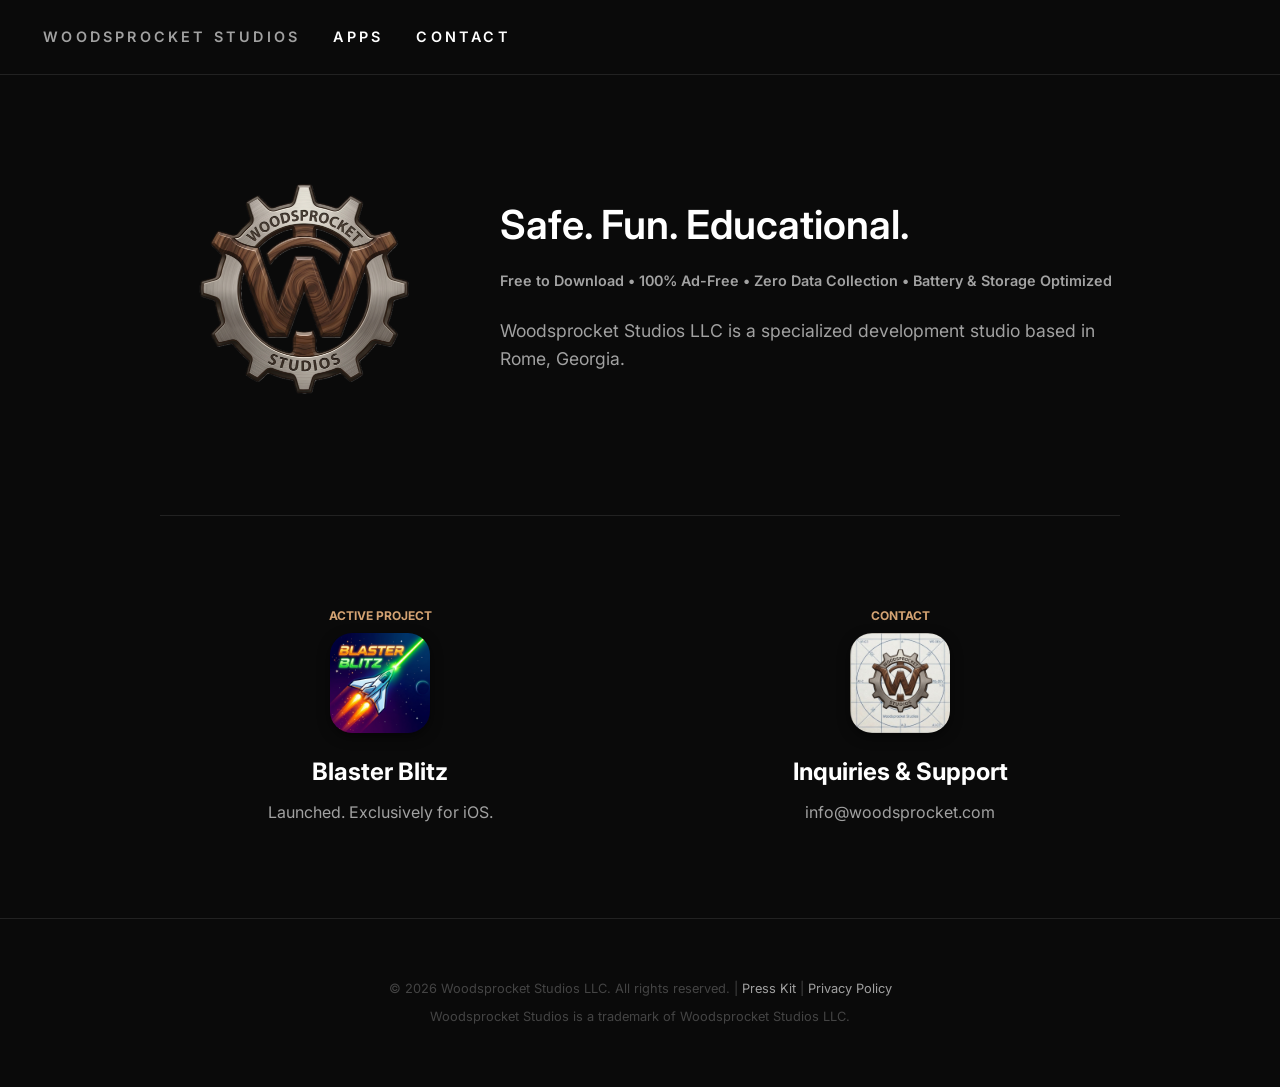
<file: index.html>
<!DOCTYPE html>
<html lang="en">
<head>
    <meta charset="UTF-8">
    <meta name="viewport" content="width=device-width, initial-scale=1.0">
    <title>Woodsprocket Studios LLC</title>
    <link rel="canonical" href="https://woodsprocket.com/">
    <link rel="stylesheet" href="/style.css">
    <link rel="icon" type="image/png" href="/logo.png">
    <link href="https://fonts.googleapis.com/css2?family=Inter:wght@300;400;600&display=swap" rel="stylesheet">
    <meta name="apple-itunes-app" content="app-id=6775595443">
    <meta property="og:type" content="website">
    <meta property="og:url" content="https://woodsprocket.com/">
    <meta property="og:title" content="Woodsprocket Studios">
    <meta property="og:description" content="Made in Rome, GA">
    <meta property="og:image" content="https://woodsprocket.com/og-image.jpg">

    <meta name="twitter:card" content="summary_large_image">
    <meta name="twitter:url" content="https://woodsprocket.com/">
    <meta name="twitter:title" content="Woodsprocket Studios">
    <meta name="twitter:description" content="Independent iOS software. Home of Tumble Sort.">
    <meta name="twitter:image" content="https://woodsprocket.com/og-image.jpg">
</head>
<body>

<nav id="global-nav"></nav>

<script>
    // Fetch Navigation
    fetch('/nav.html')
        .then(response => response.text())
        .then(data => {
            document.getElementById('global-nav').innerHTML = data;
        })
        .catch(() => {
            document.getElementById('global-nav').innerHTML =
                '<div class="nav-container"><a href="/" class="brand-name">WOODSPROCKET STUDIOS</a></div>';
        });

    // Fetch Footer
    fetch('/footer.html')
        .then(response => response.text())
        .then(data => {
            document.getElementById('global-footer').innerHTML = data;
        })
        .catch(() => {
            document.getElementById('global-footer').innerHTML =
                '<div class="footer-container"><p>&copy; 2026 Woodsprocket Studios LLC. All rights reserved.</p></div>';
        });
</script>

    <main>
        <section class="hero">
            <img src="/logo.png" alt="Woodsprocket Studios" class="main-logo">
            <div class="hero-content">
                <h1>Safe. Fun. Educational.</h1>
    
                <p style="font-size: 0.9rem; font-weight: 600; color: #a3a3a3; margin-top: 5px; margin-bottom: 25px;">
                Free to Download &bull; 100% Ad-Free &bull; Zero Data Collection &bull; Battery &amp; Storage Optimized
                </p>
    
                <p>Woodsprocket Studios LLC is a specialized development studio based in Rome, Georgia.</p>
            </div>
        </section>

        <div class="divider"></div>

        <section class="details-grid">
            <div class="detail-item" style="text-align: center;">
                <h3>Active Project</h3>
                <a href="/apps/blaster-blitz/">
                    <img src="/apps/assets/blaster_blitz_icon.png" alt="Blaster Blitz" class="app-icon">
                </a>
                <h2>Blaster Blitz</h2>
                <p>Launched. Exclusively for iOS.</p>
            </div>

            <div class="detail-item" style="text-align: center;">
                <h3>Contact</h3>
                <img src="/apps/assets/placeholder_icon.png" alt="Placeholder Icon" class="app-icon">
                <h2>Inquiries & Support</h2>
                <p><a href="mailto:info@woodsprocket.com" class="contact-link">info@woodsprocket.com</a></p>
            </div>
        </section>
    </main>

<footer id="global-footer"></footer>

</body>
</html>
</file>
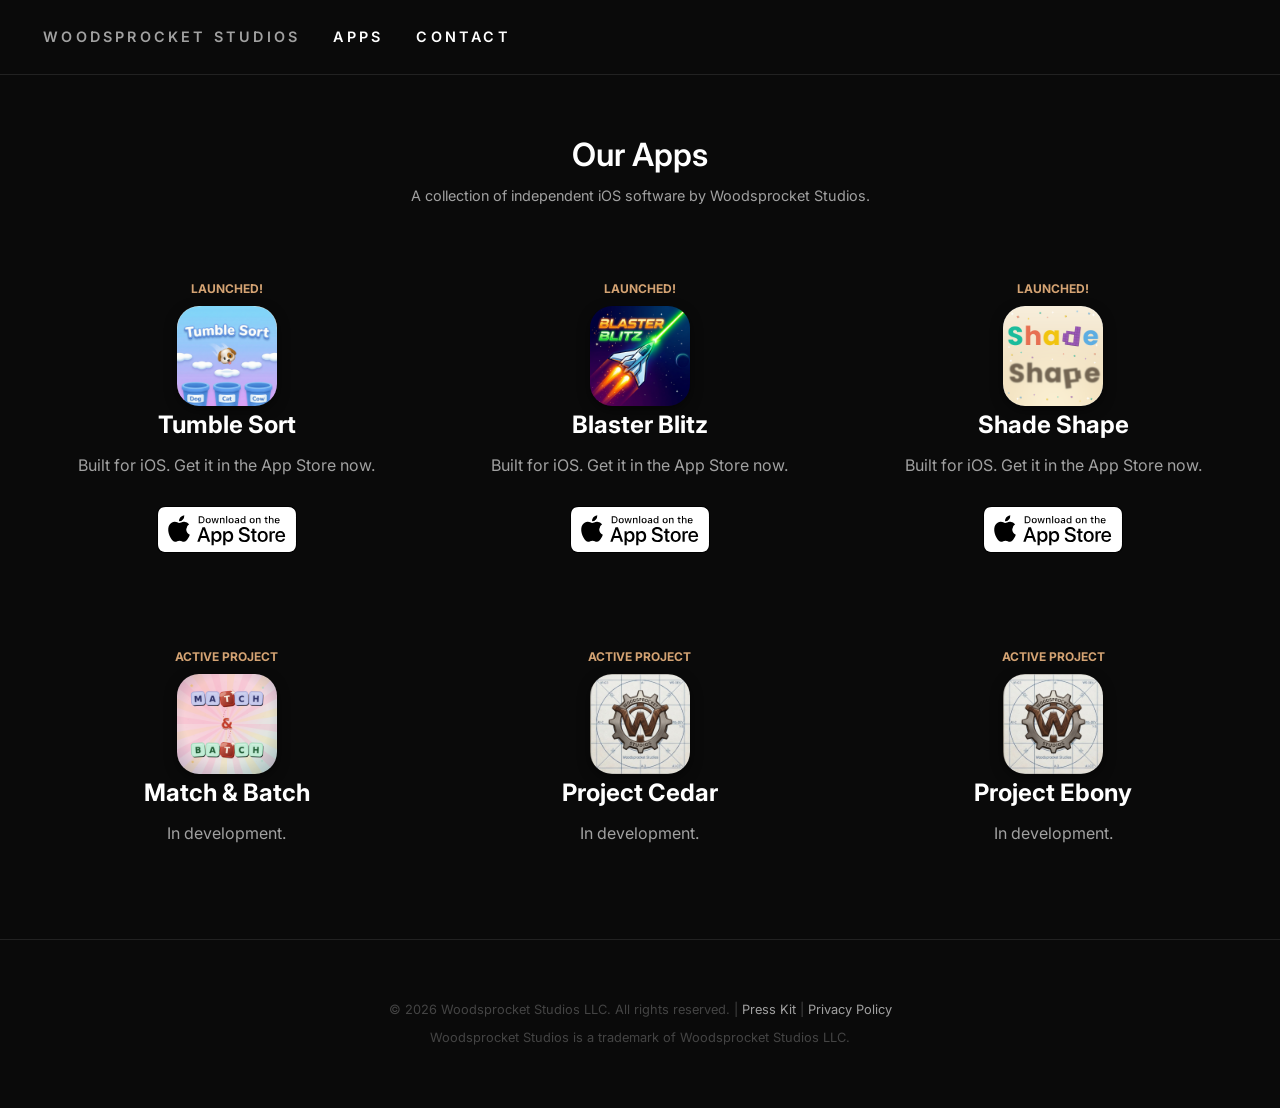
<file: apps/index.html>
<!DOCTYPE html>
<html lang="en">
<head>
    <meta charset="UTF-8">
    <meta name="viewport" content="width=device-width, initial-scale=1.0">
    <title>Our Apps | Woodsprocket Studios</title>
    <link rel="canonical" href="https://woodsprocket.com/apps/">
    <link rel="stylesheet" href="/style.css">
    <link rel="icon" type="image/png" href="/logo.png">
    <link href="https://fonts.googleapis.com/css2?family=Inter:wght@300;400;600&display=swap" rel="stylesheet">
    <meta property="og:type" content="website">
    <meta property="og:url" content="https://woodsprocket.com/apps/">
    <meta property="og:title" content="Our Apps | Woodsprocket Studios">
    <meta property="og:description" content="A collection of independent iOS software.">
    <meta property="og:image" content="https://woodsprocket.com/og-image.jpg">

    <meta name="twitter:card" content="summary_large_image">
    <meta name="twitter:url" content="https://woodsprocket.com/apps/">
    <meta name="twitter:title" content="Our Apps | Woodsprocket Studios">
    <meta name="twitter:description" content="A collection of independent iOS software.">
    <meta name="twitter:image" content="https://woodsprocket.com/og-image.jpg">
    <style>
        main {
            max-width: 1200px !important;
        }

        /* Enforce a strict 3-column grid so the 4th item sits directly under the 1st */
        .details-grid {
            display: grid !important;
            grid-template-columns: repeat(3, 1fr);
            gap: 80px;
            padding-top: 20px;
        }

        .details-grid .detail-item {
            text-align: center;
        }

        /* Stack into a single column on mobile screens */
        @media (max-width: 768px) {
            .details-grid {
                grid-template-columns: 1fr;
                gap: 40px;
            }
        }
    </style>
    <meta name="apple-itunes-app" content="app-id=6770652096">
</head>
<body>

    <nav id="global-nav"></nav>

    <main>
        <section class="prose" style="text-align: center;">
            <h1>Our Apps</h1>
            <p class="subtitle">A collection of independent iOS software by Woodsprocket Studios.</p>
        </section>

        <section class="details-grid">
            <div class="detail-item">
                <h3 style="color: var(--accent);">LAUNCHED!</h3>
                <a href="/apps/tumble-sort/">
                    <img src="/apps/assets/tumble_sort_icon.png" alt="Tumble Sort" style="width: 100px; border-radius: 22px; box-shadow: 0 4px 12px rgba(0,0,0,0.5); transition: transform 0.2s ease;" onmouseover="this.style.transform='scale(1.05)'" onmouseout="this.style.transform='scale(1)'">
                </a>
                <h2>Tumble Sort</h2>
                <p>Built for iOS. Get it in the App Store now.</p>
                
                <a href="https://apps.apple.com/us/app/tumble-sort/id6770652096" target="_blank" rel="noopener noreferrer">
                    <img src="/apps/assets/app_store_badge.svg" alt="Download on the App Store" style="width: 140px; margin-top: 15px; transition: opacity 0.2s ease;" onmouseover="this.style.opacity='0.8'" onmouseout="this.style.opacity='1'">
                </a>
            </div>

            <div class="detail-item">
                <h3>Launched!</h3>
                <a href="/apps/blaster-blitz/">
                    <img src="/apps/assets/blaster_blitz_icon.png" alt="Blaster Blitz" style="width: 100px; border-radius: 22px; box-shadow: 0 4px 12px rgba(0,0,0,0.5); transition: transform 0.2s ease;" onmouseover="this.style.transform='scale(1.05)'" onmouseout="this.style.transform='scale(1)'">
                </a>
                <h2>Blaster Blitz</h2>
                <p>Built for iOS. Get it in the App Store now.</p>

                <a href="https://apps.apple.com/us/app/blaster-blitz/id6775595443" target="_blank" rel="noopener noreferrer">
                    <img src="/apps/assets/app_store_badge.svg" alt="Download on the App Store" style="width: 140px; margin-top: 15px; transition: opacity 0.2s ease;" onmouseover="this.style.opacity='0.8'" onmouseout="this.style.opacity='1'">
                </a>
            </div>

            <div class="detail-item">
                <h3>Launched!</h3>
                <a href="/apps/shade-shape/">
                    <img src="/apps/assets/shade_shape_icon.png" alt="Shade Shape" style="width: 100px; border-radius: 22px; box-shadow: 0 4px 12px rgba(0,0,0,0.5); transition: transform 0.2s ease;" onmouseover="this.style.transform='scale(1.05)'" onmouseout="this.style.transform='scale(1)'">
                </a>
                <h2>Shade Shape</h2>
                <p>Built for iOS. Get it in the App Store now.</p>

                <a href="https://apps.apple.com/us/app/shade-shape/id6779642542" target="_blank" rel="noopener noreferrer">
                    <img src="/apps/assets/app_store_badge.svg" alt="Download on the App Store" style="width: 140px; margin-top: 15px; transition: opacity 0.2s ease;" onmouseover="this.style.opacity='0.8'" onmouseout="this.style.opacity='1'">
                </a>
            </div>

            <div class="detail-item">
                <h3>ACTIVE PROJECT</h3>
                <img src="/apps/assets/match_batch_icon.png" alt="Match & Batch" style="width: 100px; border-radius: 22px; box-shadow: 0 4px 12px rgba(0,0,0,0.5); transition: transform 0.2s ease;" onmouseover="this.style.transform='scale(1.05)'" onmouseout="this.style.transform='scale(1)'">
                <h2>Match & Batch</h2>
                <p>In development.</p>
            </div>

            <div class="detail-item">
                <h3>ACTIVE PROJECT</h3>
                <img src="/apps/assets/placeholder_icon.png" alt="Placeholder Icon" style="width: 100px; border-radius: 22px; box-shadow: 0 4px 12px rgba(0,0,0,0.5); transition: transform 0.2s ease;" onmouseover="this.style.transform='scale(1.05)'" onmouseout="this.style.transform='scale(1)'">
                <h2>Project Cedar</h2>
                <p>In development.</p>
            </div>

            <div class="detail-item">
                <h3>ACTIVE PROJECT</h3>
                <img src="/apps/assets/placeholder_icon.png" alt="Placeholder Icon" style="width: 100px; border-radius: 22px; box-shadow: 0 4px 12px rgba(0,0,0,0.5); transition: transform 0.2s ease;" onmouseover="this.style.transform='scale(1.05)'" onmouseout="this.style.transform='scale(1)'">
                <h2>Project Ebony</h2>
                <p>In development.</p>
            </div>
        </section>
    </main>

    <footer id="global-footer"></footer>

    <script>
        fetch('/nav.html')
            .then(response => response.text())
            .then(data => {
                document.getElementById('global-nav').innerHTML = data;
            })
            .catch(() => {
                document.getElementById('global-nav').innerHTML =
                    '<div class="nav-container"><a href="/" class="brand-name">WOODSPROCKET STUDIOS</a></div>';
            });

        fetch('/footer.html')
            .then(response => response.text())
            .then(data => {
                document.getElementById('global-footer').innerHTML = data;
            })
            .catch(() => {
                document.getElementById('global-footer').innerHTML =
                    '<div class="footer-container"><p>&copy; 2026 Woodsprocket Studios LLC. All rights reserved.</p></div>';
            });
    </script>
</body>
</html>
</file>
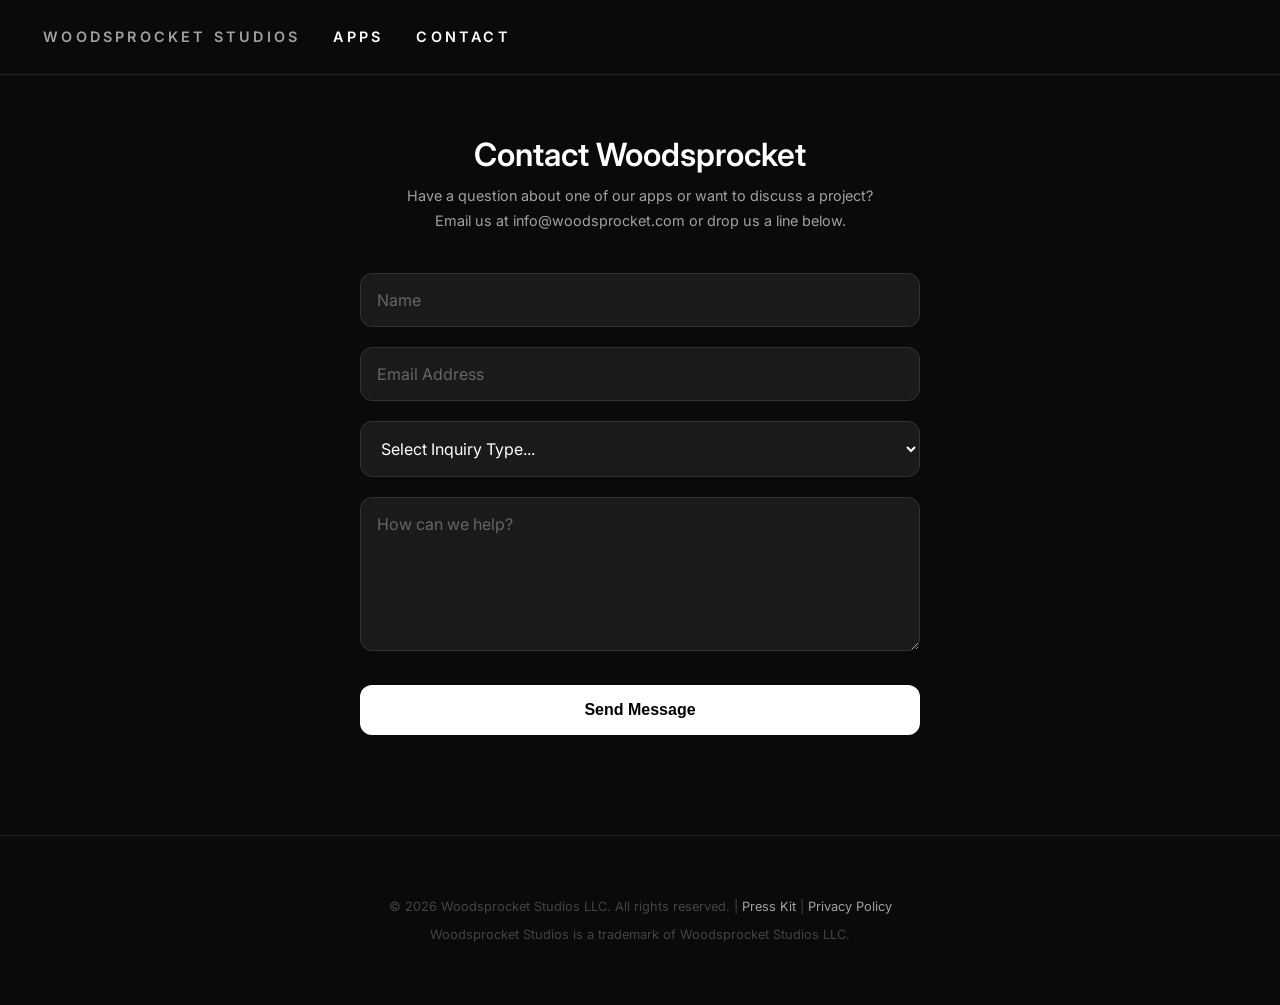
<file: contact/index.html>
<!DOCTYPE html>
<html lang="en">
<head>
    <meta charset="UTF-8">
    <meta name="viewport" content="width=device-width, initial-scale=1.0">
    <title>Contact | Woodsprocket Studios</title>
    <link rel="canonical" href="https://woodsprocket.com/contact/">
    
    <link rel="stylesheet" href="/style.css">
    <link rel="icon" type="image/png" href="/logo.png">
    <link href="https://fonts.googleapis.com/css2?family=Inter:wght@300;400;600&display=swap" rel="stylesheet">
    <meta property="og:type" content="website">
    <meta property="og:url" content="https://woodsprocket.com/contact/">
    <meta property="og:title" content="Contact | Woodsprocket Studios">
    <meta property="og:description" content="Independent iOS software by Woodsprocket Studios.">
    <meta property="og:image" content="https://woodsprocket.com/og-image.jpg">

    <meta name="twitter:card" content="summary_large_image">
    <meta name="twitter:url" content="https://woodsprocket.com/contact/">
    <meta name="twitter:title" content="Contact | Woodsprocket Studios">
    <meta name="twitter:description" content="Independent iOS software by Woodsprocket Studios.">
    <meta name="twitter:image" content="https://woodsprocket.com/og-image.jpg">
</head>
<body>

    <nav id="global-nav"></nav>

    <main>
        <section class="prose" style="text-align: center;">
            <h1>Contact Woodsprocket</h1>
            <p class="subtitle">Have a question about one of our apps or want to discuss a project?<br>Email us at info@woodsprocket.com or drop us a line below.</p>
        </section>

        <section class="contact-section" style="max-width: 600px; margin: 0 auto 100px auto; padding: 0 20px;">
            
            <form action="https://formspree.io/f/mykvwpld" method="POST" class="ws-form" id="ws-contact-form">
                <div class="form-group">
                    <input type="text" name="name" id="name" placeholder="Name" required>
                </div>
                
                <div class="form-group">
                    <input type="email" name="email" id="email" placeholder="Email Address" required>
                </div>

                <div class="form-group">
                    <select name="inquiry_type" id="inquiry_type" required>
                        <option value="" disabled selected>Select Inquiry Type...</option>
                        <option value="App Support">App Support</option>
                        <option value="General Inquiry">General Inquiry</option>
                        <option value="Business / Press">Business / Press</option>
                    </select>
                </div>

                <div class="form-group">
                    <textarea name="message" id="message" rows="6" placeholder="How can we help?" required></textarea>
                </div>

                <button type="submit" class="submit-btn" style="width: 100%;">Send Message</button>
            </form>
            
            <p id="form-status" style="display: none; text-align: center; font-weight: 600; font-size: 1.2rem; margin-top: 20px; color: var(--accent);"></p>
            
        </section>
    </main>
    
    <footer id="global-footer"></footer>

    <script>
        // 1. Template Loading (Navigation & Footer)
        fetch('/nav.html')
            .then(response => response.text())
            .then(data => {
                document.getElementById('global-nav').innerHTML = data;
            })
            .catch(() => {
                document.getElementById('global-nav').innerHTML =
                    '<div class="nav-container"><a href="/" class="brand-name">WOODSPROCKET STUDIOS</a></div>';
            });

        fetch('/footer.html')
            .then(response => response.text())
            .then(data => {
                document.getElementById('global-footer').innerHTML = data;
            })
            .catch(() => {
                document.getElementById('global-footer').innerHTML =
                    '<div class="footer-container"><p>&copy; 2026 Woodsprocket Studios LLC. All rights reserved.</p></div>';
            });

        // 2. Form Submission Hijack (Prevents Formspree Redirect)
        var form = document.getElementById("ws-contact-form");
        var statusText = document.getElementById("form-status");

        async function handleSubmit(event) {
            event.preventDefault(); // Stops the browser from navigating away
            var data = new FormData(event.target);
            
            fetch(event.target.action, {
                method: form.method,
                body: data,
                headers: {
                    'Accept': 'application/json'
                }
            }).then(response => {
                if (response.ok) {
                    // Hide the form and show the success message
                    form.style.display = "none";
                    statusText.innerHTML = "Thanks! Your message has been sent to Woodsprocket&nbsp;Studios.";
                    statusText.style.display = "block";
                    form.reset();
                } else {
                    statusText.innerHTML = "Oops! There was a problem submitting your form.";
                    statusText.style.display = "block";
                }
            });
        }
        form.addEventListener("submit", handleSubmit);
    </script>
</body>
</html>
</file>
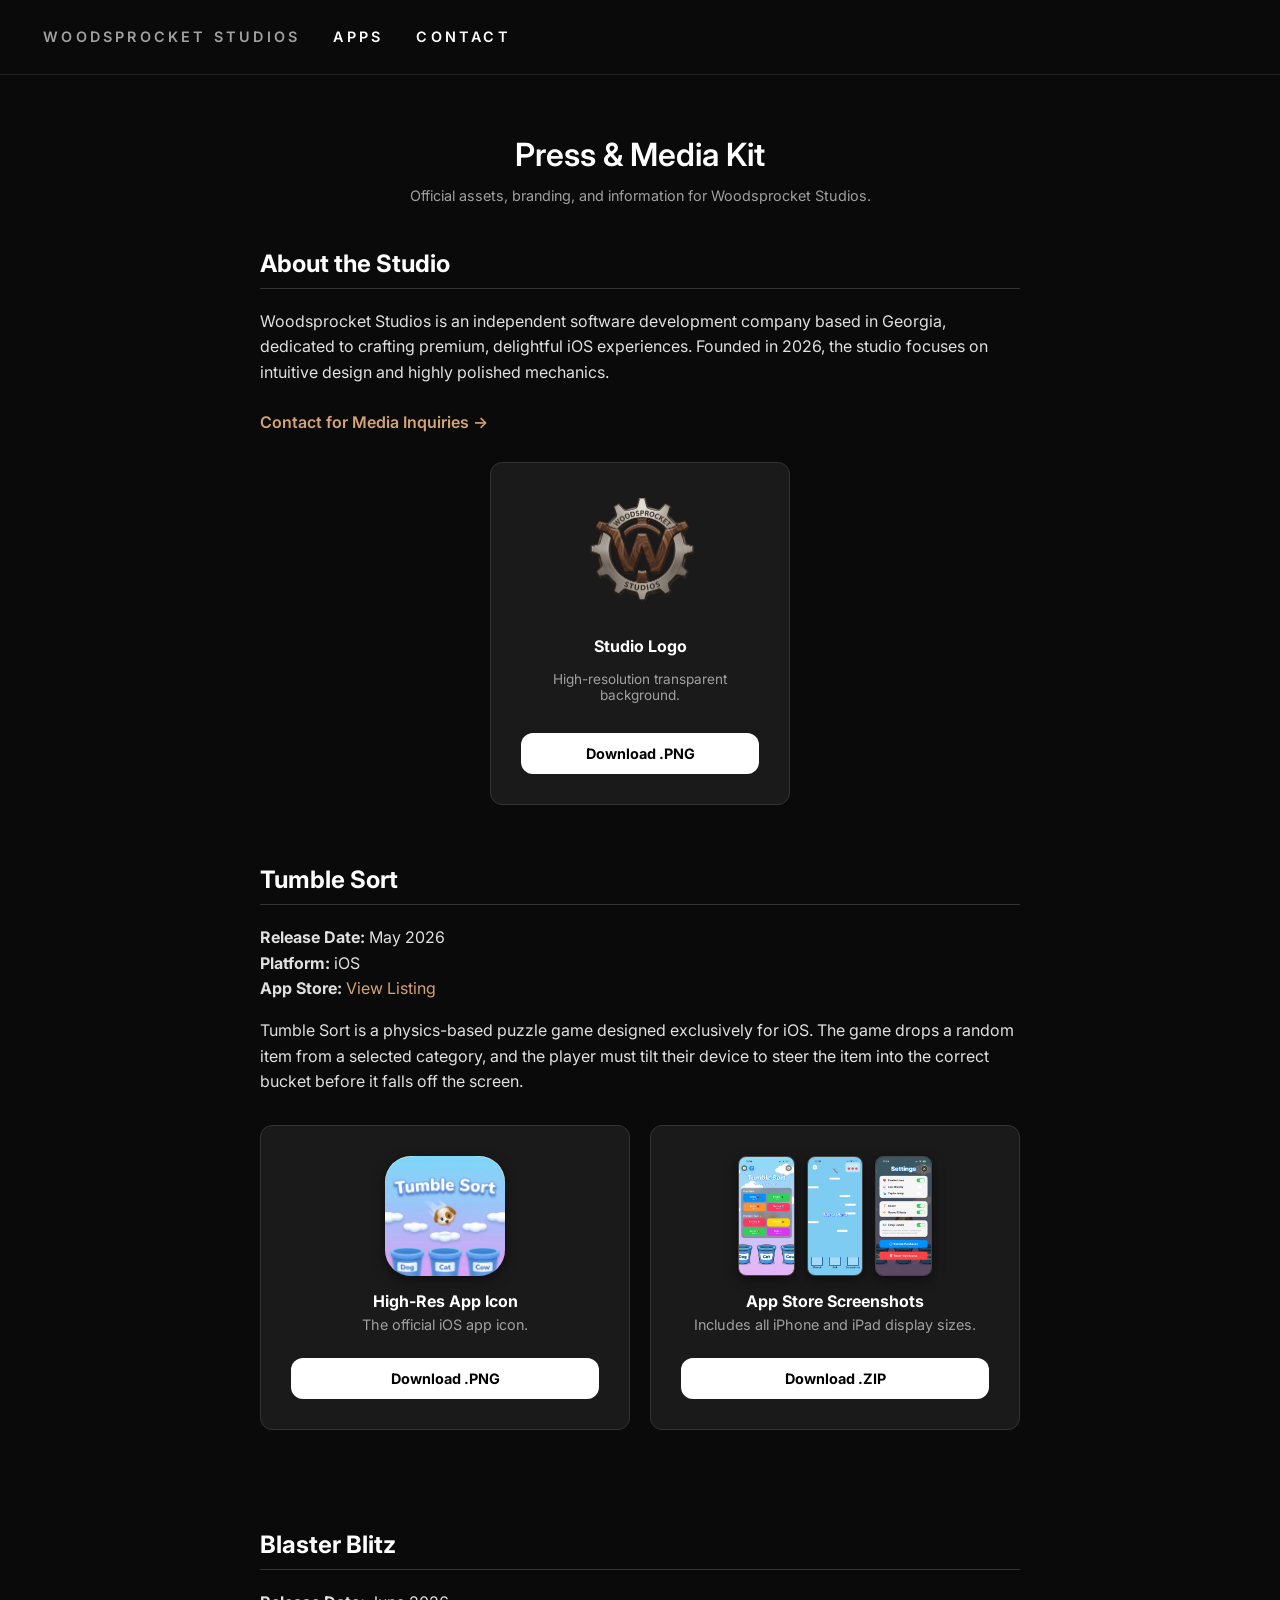
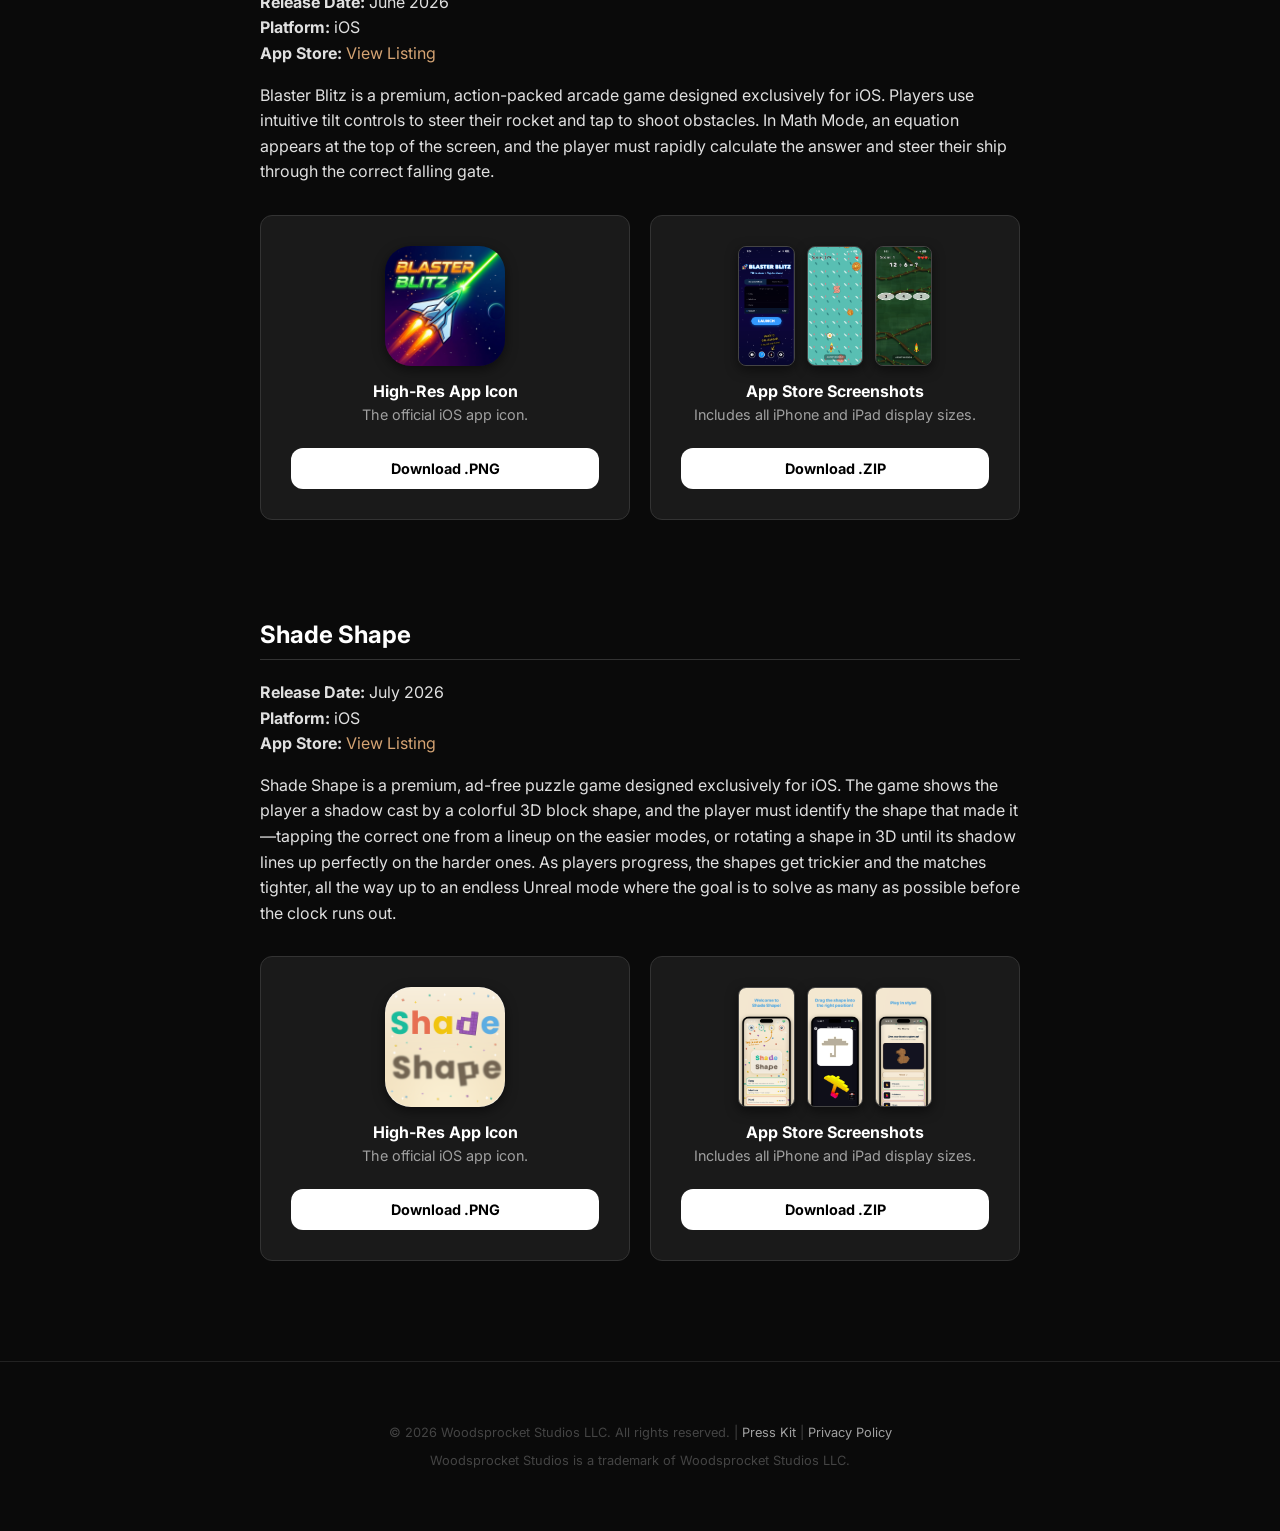
<file: press/index.html>
<!DOCTYPE html>
<html lang="en">
<head>
    <meta charset="UTF-8">
    <meta name="viewport" content="width=device-width, initial-scale=1.0">
    <title>Press Kit | Woodsprocket Studios</title>
    <link rel="canonical" href="https://woodsprocket.com/press/">
    
    <link rel="stylesheet" href="/style.css">
    <link rel="icon" type="image/png" href="/logo.png">
    <link href="https://fonts.googleapis.com/css2?family=Inter:wght@300;400;600&display=swap" rel="stylesheet">
    <meta property="og:type" content="website">
    <meta property="og:url" content="https://woodsprocket.com/press/">
    <meta property="og:title" content="Press Kit | Woodsprocket Studios">
    <meta property="og:description" content="Independent iOS software by Woodsprocket Studios.">
    <meta property="og:image" content="https://woodsprocket.com/og-image.jpg">

    <meta name="twitter:card" content="summary_large_image">
    <meta name="twitter:url" content="https://woodsprocket.com/press/">
    <meta name="twitter:title" content="Press Kit | Woodsprocket Studios">
    <meta name="twitter:description" content="Independent iOS software by Woodsprocket Studios.">
    <meta name="twitter:image" content="https://woodsprocket.com/og-image.jpg">
</head>
<body>

    <nav id="global-nav"></nav>

    <main>
        <section class="prose" style="text-align: center;">
            <h1>Press & Media Kit</h1>
            <p class="subtitle" style="color: #a0a0a0;">Official assets, branding, and information for Woodsprocket Studios.</p>
        </section>

        <section style="max-width: 800px; margin: 0 auto 60px auto; padding: 0 20px;">
            <h2 style="border-bottom: 1px solid #333; padding-bottom: 10px; margin-bottom: 20px;">About the Studio</h2>
            <p style="line-height: 1.6; color: #e0e0e0;">Woodsprocket Studios is an independent software development company based in Georgia, dedicated to crafting premium, delightful iOS experiences. Founded in 2026, the studio focuses on intuitive design and highly polished mechanics.</p>
            <a href="/contact" style="color: var(--accent); text-decoration: none; font-weight: 600; margin-top: 10px; margin-bottom: 30px; display: inline-block;">Contact for Media Inquiries &rarr;</a>

            <div style="display: flex; gap: 20px; flex-wrap: wrap; justify-content: center;">
                <div style="background-color: #1a1a1a; padding: 30px; border-radius: 12px; border: 1px solid #333; flex: 1; max-width: 300px; text-align: center; display: flex; flex-direction: column; justify-content: space-between;">
                    <div>
                        <img src="/logo.png" alt="Woodsprocket Studios Logo" style="width: 140px; margin-bottom: 20px;">
                        <h4 style="margin: 0 0 15px 0;">Studio Logo</h4>
                        <p style="color: #a0a0a0; font-size: 0.85rem; margin-bottom: 20px;">High-resolution transparent background.</p>
                    </div>
                    <a href="/logo.png" download class="submit-btn" style="text-decoration: none; display: block; padding: 12px; font-size: 0.9rem;">Download .PNG</a>
                </div>
            </div>
        </section>

        <section style="max-width: 800px; margin: 0 auto 100px auto; padding: 0 20px;">
            <h2 style="border-bottom: 1px solid #333; padding-bottom: 10px; margin-bottom: 20px;">Tumble Sort</h2>
            
            <div style="margin-bottom: 30px; line-height: 1.6; color: #e0e0e0;">
                <p><strong>Release Date:</strong> May 2026<br>
                <strong>Platform:</strong> iOS<br>
                <strong>App Store:</strong> <a href="https://apps.apple.com/us/app/tumble-sort/id6770652096" target="_blank" style="color: var(--accent); text-decoration: none;">View Listing</a></p>
                <p style="margin-top: 15px;">Tumble Sort is a physics-based puzzle game designed exclusively for iOS. The game drops a random item from a selected category, and the player must tilt their device to steer the item into the correct bucket before it falls off the screen.</p>
            </div>

            <div style="display: flex; gap: 20px; flex-wrap: wrap;">
                
                <div style="background-color: #1a1a1a; padding: 30px; border-radius: 12px; border: 1px solid #333; flex: 1; min-width: 250px; text-align: center; display: flex; flex-direction: column; justify-content: center; align-items: center;">
                    <img src="/apps/assets/tumble_sort_icon.png" alt="Tumble Sort Icon" style="width: 120px; border-radius: 26px; margin-bottom: 15px; box-shadow: 0 4px 12px rgba(0,0,0,0.5);">
                    <h4 style="margin: 0 0 5px 0;">High-Res App Icon</h4>
                    <p style="color: #a0a0a0; font-size: 0.9rem; margin-top: 0; margin-bottom: 15px;">The official iOS app icon.</p>
                    <a href="/apps/assets/tumble_sort_icon.png" download class="submit-btn" style="text-decoration: none; display: block; padding: 12px; font-size: 0.9rem; width: 100%; box-sizing: border-box;">Download .PNG</a>
                </div>

                <div style="background-color: #1a1a1a; padding: 30px; border-radius: 12px; border: 1px solid #333; flex: 1; min-width: 250px; text-align: center; display: flex; flex-direction: column; justify-content: center; align-items: center;">
                    <div style="display: flex; gap: 12px; justify-content: center; margin-bottom: 15px;">
                        <img src="/apps/assets/tumblesort_screen1.jpg" alt="Preview 1" style="height: 120px; border-radius: 8px; border: 1px solid #444; box-shadow: 0 4px 12px rgba(0,0,0,0.5);">
                        <img src="/apps/assets/tumblesort_screen2.jpg" alt="Preview 2" style="height: 120px; border-radius: 8px; border: 1px solid #444; box-shadow: 0 4px 12px rgba(0,0,0,0.5);">
                        <img src="/apps/assets/tumblesort_screen3.jpg" alt="Preview 3" style="height: 120px; border-radius: 8px; border: 1px solid #444; box-shadow: 0 4px 12px rgba(0,0,0,0.5);">
                    </div>
                    <h4 style="margin: 0 0 5px 0;">App Store Screenshots</h4>
                    <p style="color: #a0a0a0; font-size: 0.9rem; margin-top: 0; margin-bottom: 15px;">Includes all iPhone and iPad display sizes.</p>
                    <a href="/apps/assets/TumbleSort_Screenshots.zip" class="submit-btn" style="text-decoration: none; display: block; padding: 12px; font-size: 0.9rem; width: 100%; box-sizing: border-box;">Download .ZIP</a>
                </div>

            </div>
        </section>

        <section style="max-width: 800px; margin: 0 auto 100px auto; padding: 0 20px;">
            <h2 style="border-bottom: 1px solid #333; padding-bottom: 10px; margin-bottom: 20px;">Blaster Blitz</h2>
            
            <div style="margin-bottom: 30px; line-height: 1.6; color: #e0e0e0;">
                <p><strong>Release Date:</strong> June 2026<br>
                <strong>Platform:</strong> iOS<br>
                <strong>App Store:</strong> <a href="https://apps.apple.com/us/app/blaster-blitz/id6775595443" target="_blank" style="color: var(--accent); text-decoration: none;">View Listing</a></p>
                <p style="margin-top: 15px;">Blaster Blitz is a premium, action-packed arcade game designed exclusively for iOS. Players use intuitive tilt controls to steer their rocket and tap to shoot obstacles. In Math Mode, an equation appears at the top of the screen, and the player must rapidly calculate the answer and steer their ship through the correct falling gate.</p>
            </div>

            <div style="display: flex; gap: 20px; flex-wrap: wrap;">
                
                <div style="background-color: #1a1a1a; padding: 30px; border-radius: 12px; border: 1px solid #333; flex: 1; min-width: 250px; text-align: center; display: flex; flex-direction: column; justify-content: center; align-items: center;">
                    <img src="/apps/assets/blaster_blitz_icon.png" alt="Blaster Blitz Icon" style="width: 120px; border-radius: 26px; margin-bottom: 15px; box-shadow: 0 4px 12px rgba(0,0,0,0.5);">
                    <h4 style="margin: 0 0 5px 0;">High-Res App Icon</h4>
                    <p style="color: #a0a0a0; font-size: 0.9rem; margin-top: 0; margin-bottom: 15px;">The official iOS app icon.</p>
                    <a href="/apps/assets/blaster_blitz_icon.png" download class="submit-btn" style="text-decoration: none; display: block; padding: 12px; font-size: 0.9rem; width: 100%; box-sizing: border-box;">Download .PNG</a>
                </div>

                <div style="background-color: #1a1a1a; padding: 30px; border-radius: 12px; border: 1px solid #333; flex: 1; min-width: 250px; text-align: center; display: flex; flex-direction: column; justify-content: center; align-items: center;">
                    <div style="display: flex; gap: 12px; justify-content: center; margin-bottom: 15px;">
                        <img src="/apps/assets/blasterblitz_screen1.jpg" alt="Preview 1" style="height: 120px; border-radius: 8px; border: 1px solid #444; box-shadow: 0 4px 12px rgba(0,0,0,0.5);">
                        <img src="/apps/assets/blasterblitz_screen2.jpg" alt="Preview 2" style="height: 120px; border-radius: 8px; border: 1px solid #444; box-shadow: 0 4px 12px rgba(0,0,0,0.5);">
                        <img src="/apps/assets/blasterblitz_screen3.jpg" alt="Preview 3" style="height: 120px; border-radius: 8px; border: 1px solid #444; box-shadow: 0 4px 12px rgba(0,0,0,0.5);">
                    </div>
                    <h4 style="margin: 0 0 5px 0;">App Store Screenshots</h4>
                    <p style="color: #a0a0a0; font-size: 0.9rem; margin-top: 0; margin-bottom: 15px;">Includes all iPhone and iPad display sizes.</p>
                    <a href="/apps/assets/BlasterBlitz_Screenshots.zip" class="submit-btn" style="text-decoration: none; display: block; padding: 12px; font-size: 0.9rem; width: 100%; box-sizing: border-box;">Download .ZIP</a>
                </div>

            </div>
        </section>

        <section style="max-width: 800px; margin: 0 auto 100px auto; padding: 0 20px;">
            <h2 style="border-bottom: 1px solid #333; padding-bottom: 10px; margin-bottom: 20px;">Shade Shape</h2>
            
            <div style="margin-bottom: 30px; line-height: 1.6; color: #e0e0e0;">
                <p><strong>Release Date:</strong> July 2026<br>
                <strong>Platform:</strong> iOS<br>
                <strong>App Store:</strong> <a href="https://apps.apple.com/us/app/shade-shape/id6779642542" target="_blank" style="color: var(--accent); text-decoration: none;">View Listing</a></p>
                <p style="margin-top: 15px;">Shade Shape is a premium, ad-free puzzle game designed exclusively for iOS. The game shows the player a shadow cast by a colorful 3D block shape, and the player must identify the shape that made it—tapping the correct one from a lineup on the easier modes, or rotating a shape in 3D until its shadow lines up perfectly on the harder ones. As players progress, the shapes get trickier and the matches tighter, all the way up to an endless Unreal mode where the goal is to solve as many as possible before the clock runs out.</em></p>
            </div>

            <div style="display: flex; gap: 20px; flex-wrap: wrap;">
                
                <div style="background-color: #1a1a1a; padding: 30px; border-radius: 12px; border: 1px solid #333; flex: 1; min-width: 250px; text-align: center; display: flex; flex-direction: column; justify-content: center; align-items: center;">
                    <img src="/apps/assets/shade_shape_icon.png" alt="Shade Shape Icon" style="width: 120px; border-radius: 26px; margin-bottom: 15px; box-shadow: 0 4px 12px rgba(0,0,0,0.5);">
                    <h4 style="margin: 0 0 5px 0;">High-Res App Icon</h4>
                    <p style="color: #a0a0a0; font-size: 0.9rem; margin-top: 0; margin-bottom: 15px;">The official iOS app icon.</p>
                    <a href="/apps/assets/shade_shape_icon.png" download class="submit-btn" style="text-decoration: none; display: block; padding: 12px; font-size: 0.9rem; width: 100%; box-sizing: border-box;">Download .PNG</a>
                </div>

                <div style="background-color: #1a1a1a; padding: 30px; border-radius: 12px; border: 1px solid #333; flex: 1; min-width: 250px; text-align: center; display: flex; flex-direction: column; justify-content: center; align-items: center;">
                    <div style="display: flex; gap: 12px; justify-content: center; margin-bottom: 15px;">
                        <img src="/apps/assets/shadeshape_screen1.png" alt="Preview 1" style="height: 120px; border-radius: 8px; border: 1px solid #444; box-shadow: 0 4px 12px rgba(0,0,0,0.5);">
                        <img src="/apps/assets/shadeshape_screen2.png" alt="Preview 2" style="height: 120px; border-radius: 8px; border: 1px solid #444; box-shadow: 0 4px 12px rgba(0,0,0,0.5);">
                        <img src="/apps/assets/shadeshape_screen3.png" alt="Preview 3" style="height: 120px; border-radius: 8px; border: 1px solid #444; box-shadow: 0 4px 12px rgba(0,0,0,0.5);">
                    </div>
                    <h4 style="margin: 0 0 5px 0;">App Store Screenshots</h4>
                    <p style="color: #a0a0a0; font-size: 0.9rem; margin-top: 0; margin-bottom: 15px;">Includes all iPhone and iPad display sizes.</p>
                    <a href="/apps/assets/ShadeShape_Screenshots.zip" class="submit-btn" style="text-decoration: none; display: block; padding: 12px; font-size: 0.9rem; width: 100%; box-sizing: border-box;">Download .ZIP</a>
                </div>

            </div>
        </section>

    </main>
    
    <footer id="global-footer"></footer>

    <script>
        fetch('/nav.html')
            .then(response => response.text())
            .then(data => { document.getElementById('global-nav').innerHTML = data; })
            .catch(() => { document.getElementById('global-nav').innerHTML = '<div class="nav-container"><a href="/" class="brand-name">WOODSPROCKET STUDIOS</a></div>'; });

        fetch('/footer.html')
            .then(response => response.text())
            .then(data => { document.getElementById('global-footer').innerHTML = data; })
            .catch(() => { document.getElementById('global-footer').innerHTML = '<div class="footer-container"><p>&copy; 2026 Woodsprocket Studios LLC. All rights reserved.</p></div>'; });
    </script>
</body>
</html>
</file>
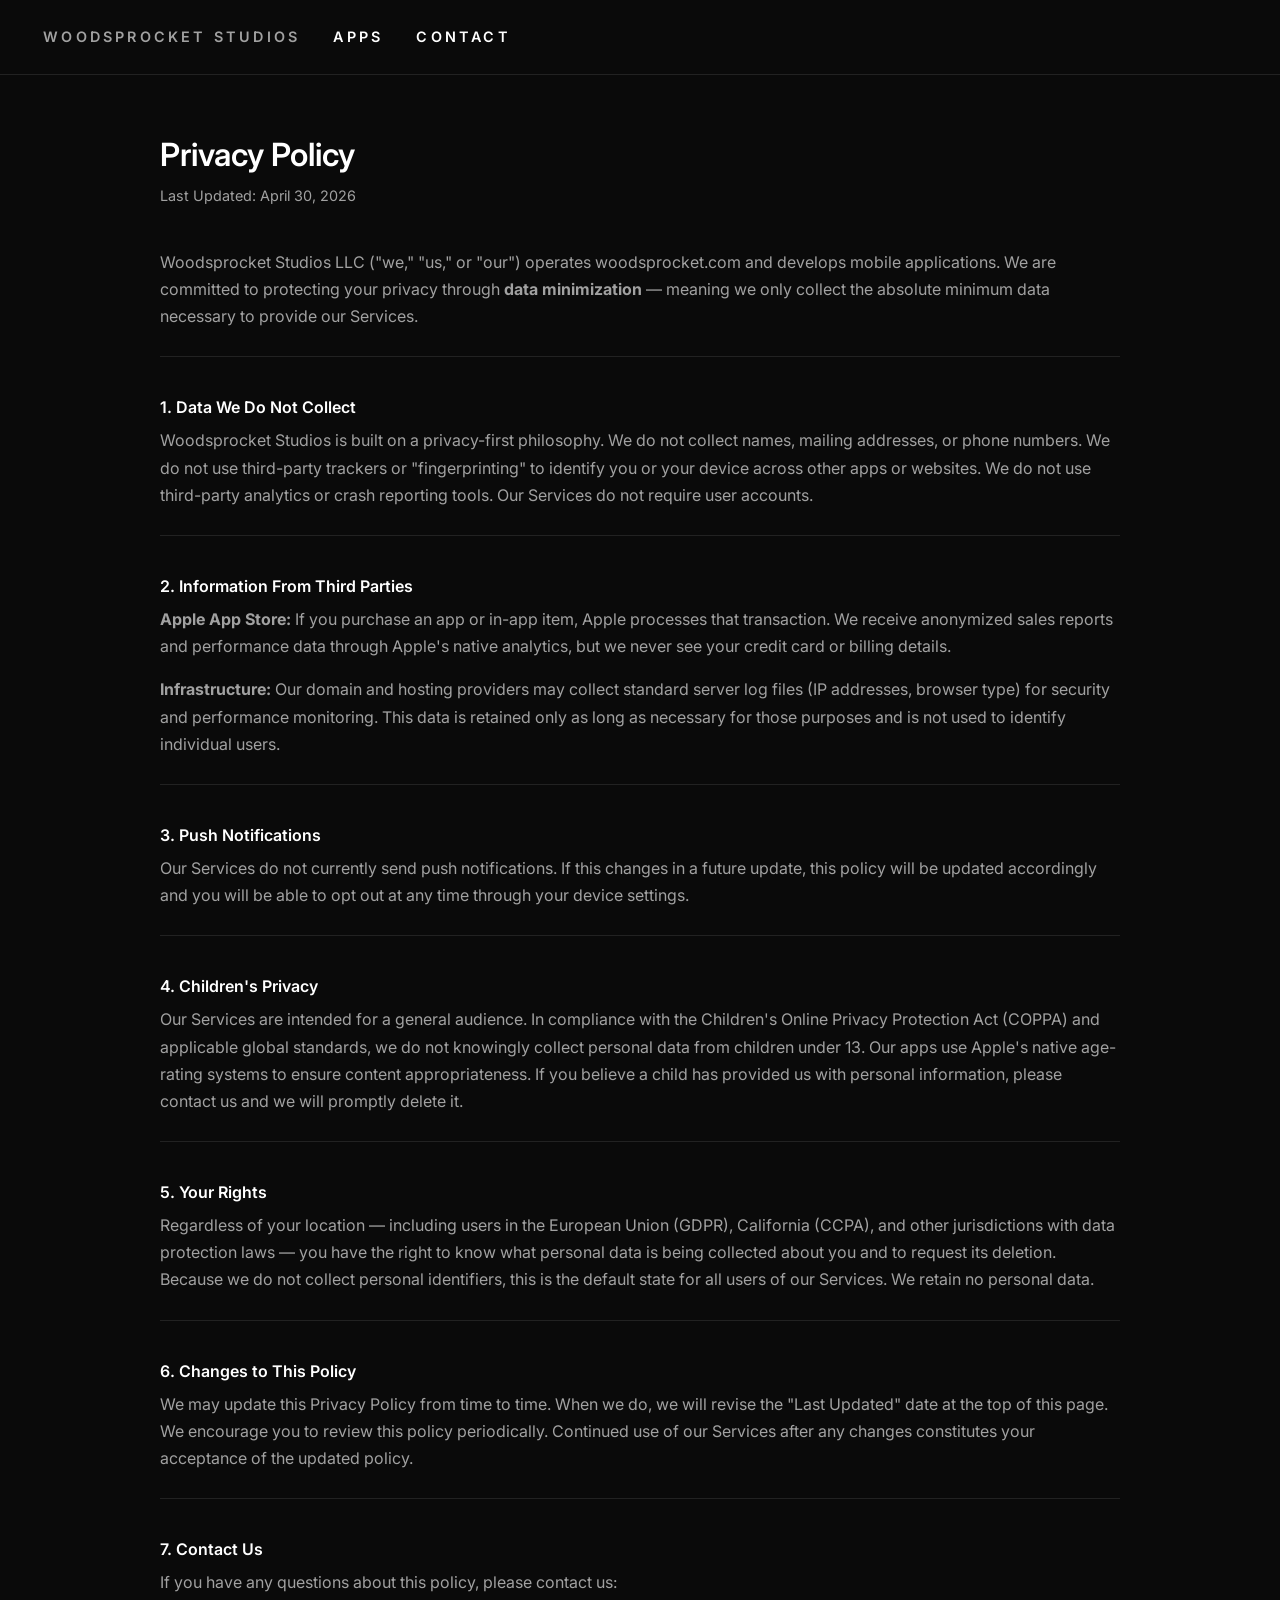
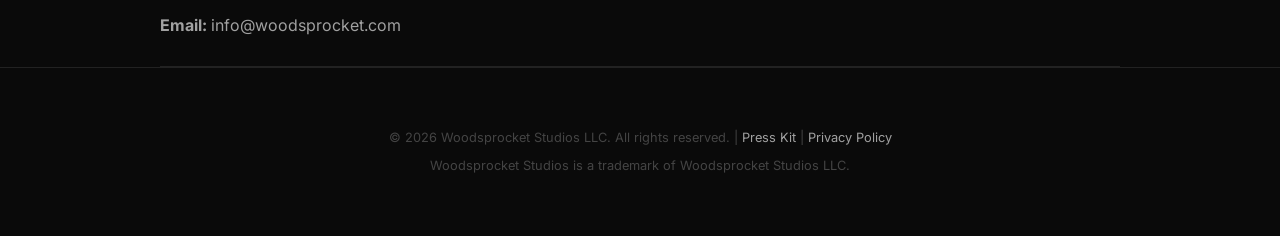
<file: privacy/index.html>
<!DOCTYPE html>
<html lang="en">
<head>
    <meta charset="UTF-8">
    <meta name="viewport" content="width=device-width, initial-scale=1.0">
    <title>Privacy Policy | Woodsprocket Studios</title>
    <link rel="canonical" href="https://woodsprocket.com/privacy/">
    <link rel="stylesheet" href="/style.css">
    <link rel="icon" type="image/png" href="/logo.png">
    <link href="https://fonts.googleapis.com/css2?family=Inter:wght@300;400;600&display=swap" rel="stylesheet">
    <meta property="og:type" content="website">
    <meta property="og:url" content="https://woodsprocket.com/privacy/">
    <meta property="og:title" content="Privacy | Woodsprocket Studios">
    <meta property="og:description" content="Independent iOS software by Woodsprocket Studios.">
    <meta property="og:image" content="https://woodsprocket.com/og-image.jpg">

    <meta name="twitter:card" content="summary_large_image">
    <meta name="twitter:url" content="https://woodsprocket.com/privacy/">
    <meta name="twitter:title" content="Privacy | Woodsprocket Studios">
    <meta name="twitter:description" content="Independent iOS software by Woodsprocket Studios.">
    <meta name="twitter:image" content="https://woodsprocket.com/og-image.jpg">
</head>
<body>

<nav id="global-nav"></nav>

<script>
    // Fetch Navigation
    fetch('/nav.html')
        .then(response => response.text())
        .then(data => {
            document.getElementById('global-nav').innerHTML = data;
        })
        .catch(() => {
            document.getElementById('global-nav').innerHTML =
                '<div class="nav-container"><a href="/" class="brand-name">WOODSPROCKET STUDIOS</a></div>';
        });

    // Fetch Footer
    fetch('/footer.html')
        .then(response => response.text())
        .then(data => {
            document.getElementById('global-footer').innerHTML = data;
        })
        .catch(() => {
            document.getElementById('global-footer').innerHTML =
                '<div class="footer-container"><p>&copy; 2026 Woodsprocket Studios LLC. All rights reserved.</p></div>';
        });
</script>

    <main class="prose">

        <h1>Privacy Policy</h1>
        <p class="subtitle">Last Updated: April 30, 2026</p>

        <section>
            <p>Woodsprocket Studios LLC ("we," "us," or "our") operates woodsprocket.com and develops mobile applications. We are committed to protecting your privacy through <strong>data minimization</strong> — meaning we only collect the absolute minimum data necessary to provide our Services.</p>
        </section>

        <section>
            <h3>1. Data We Do Not Collect</h3>
            <p>Woodsprocket Studios is built on a privacy-first philosophy. We do not collect names, mailing addresses, or phone numbers. We do not use third-party trackers or "fingerprinting" to identify you or your device across other apps or websites. We do not use third-party analytics or crash reporting tools. Our Services do not require user accounts.</p>
        </section>

        <section>
            <h3>2. Information From Third Parties</h3>
            <p><strong>Apple App Store:</strong> If you purchase an app or in-app item, Apple processes that transaction. We receive anonymized sales reports and performance data through Apple's native analytics, but we never see your credit card or billing details.</p>
            <p><strong>Infrastructure:</strong> Our domain and hosting providers may collect standard server log files (IP addresses, browser type) for security and performance monitoring. This data is retained only as long as necessary for those purposes and is not used to identify individual users.</p>
        </section>

        <section>
            <h3>3. Push Notifications</h3>
            <p>Our Services do not currently send push notifications. If this changes in a future update, this policy will be updated accordingly and you will be able to opt out at any time through your device settings.</p>
        </section>

        <section>
            <h3>4. Children's Privacy</h3>
            <p>Our Services are intended for a general audience. In compliance with the Children's Online Privacy Protection Act (COPPA) and applicable global standards, we do not knowingly collect personal data from children under 13. Our apps use Apple's native age-rating systems to ensure content appropriateness. If you believe a child has provided us with personal information, please contact us and we will promptly delete it.</p>
        </section>

        <section>
            <h3>5. Your Rights</h3>
            <p>Regardless of your location — including users in the European Union (GDPR), California (CCPA), and other jurisdictions with data protection laws — you have the right to know what personal data is being collected about you and to request its deletion. Because we do not collect personal identifiers, this is the default state for all users of our Services. We retain no personal data.</p>
        </section>

        <section>
            <h3>6. Changes to This Policy</h3>
            <p>We may update this Privacy Policy from time to time. When we do, we will revise the "Last Updated" date at the top of this page. We encourage you to review this policy periodically. Continued use of our Services after any changes constitutes your acceptance of the updated policy.</p>
        </section>

        <section>
            <h3>7. Contact Us</h3>
            <p>If you have any questions about this policy, please contact us:</p>
            <p><strong>Email:</strong> <a href="mailto:info@woodsprocket.com">info@woodsprocket.com</a></p>
        </section>

    </main>

<footer id="global-footer"></footer>

</body>
</html>
</file>
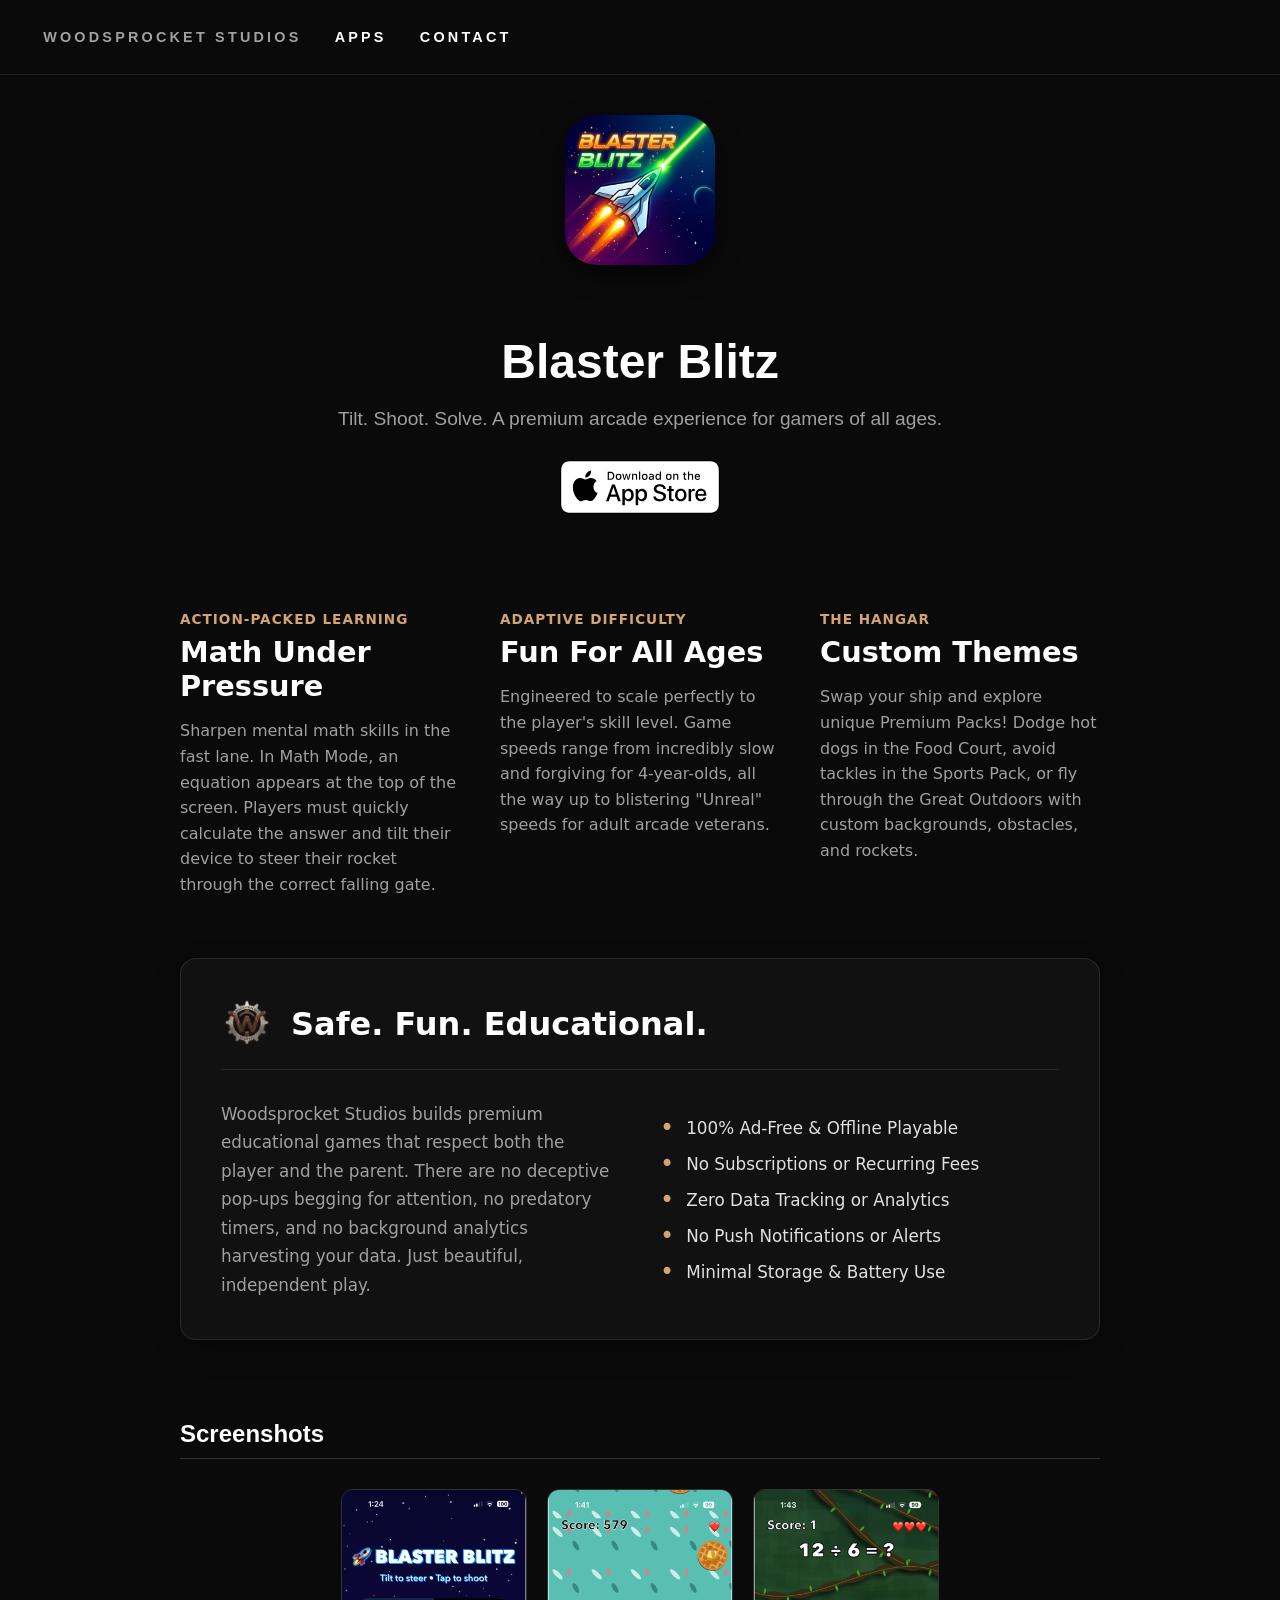
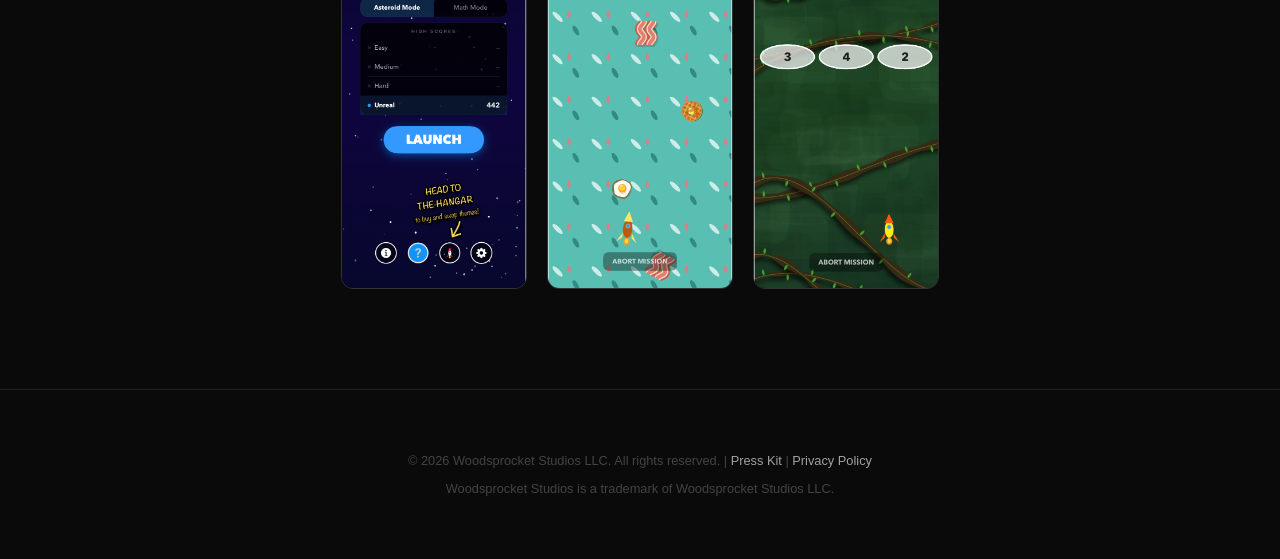
<file: apps/_blaster-blitz/index.html>
<!DOCTYPE html>
<html lang="en">
<head>
    <meta charset="UTF-8">
    <meta name="viewport" content="width=device-width, initial-scale=1.0">
    <title>Blaster Blitz - Woodsprocket Studios</title>
    <link rel="stylesheet" href="/style.css">
    <link rel="icon" type="image/png" href="/logo.png">
    
    <meta name="apple-itunes-app" content="app-id=6775595443">
</head>
<body>

    <nav id="global-nav"></nav>

    <main style="padding-top: 40px; padding-bottom: 80px;">
        <section style="max-width: 800px; margin: 0 auto; text-align: center; padding: 0 20px;">
            <img src="/apps/assets/blaster_blitz_icon.png" alt="Blaster Blitz App Icon" style="width: 150px; border-radius: 32px; box-shadow: 0 8px 24px rgba(0,0,0,0.6); margin-bottom: 25px;">
            <h1 style="font-size: 3rem; margin-bottom: 10px;">Blaster Blitz</h1>
            <p style="font-size: 1.2rem; color: #a0a0a0; margin-bottom: 30px;">Tilt. Shoot. Solve. A premium arcade experience for gamers of all ages.</p>
            
            <a href="https://apps.apple.com/us/app/blaster-blitz/id6775595443" target="_blank" rel="noopener noreferrer" style="display: inline-block;">
                <img src="/apps/assets/app_store_badge.svg" alt="Download on the App Store" style="width: 160px; transition: opacity 0.2s ease;" onmouseover="this.style.opacity='0.8'" onmouseout="this.style.opacity='1'">
            </a>
        </section>

        <section style="max-width: 1000px; margin: 80px auto; padding: 0 20px; font-family: system-ui, -apple-system, sans-serif;">

    <div style="display: grid; grid-template-columns: repeat(auto-fit, minmax(280px, 1fr)); gap: 40px; padding-bottom: 60px;">
        
        <div style="text-align: left;">
            <h3 style="color: #d4a373; font-size: 0.85rem; text-transform: uppercase; letter-spacing: 1px; margin-bottom: 8px;">Action-Packed Learning</h3>
            <h2 style="font-size: 1.8rem; margin-top: 0; margin-bottom: 15px; color: #ffffff;">Math Under Pressure</h2>
            <p style="color: #a0a0a0; line-height: 1.6; font-size: 1rem; margin: 0;">Sharpen mental math skills in the fast lane. In Math Mode, an equation appears at the top of the screen. Players must quickly calculate the answer and tilt their device to steer their rocket through the correct falling gate.</p>
        </div>

        <div style="text-align: left;">
            <h3 style="color: #d4a373; font-size: 0.85rem; text-transform: uppercase; letter-spacing: 1px; margin-bottom: 8px;">Adaptive Difficulty</h3>
            <h2 style="font-size: 1.8rem; margin-top: 0; margin-bottom: 15px; color: #ffffff;">Fun For All Ages</h2>
            <p style="color: #a0a0a0; line-height: 1.6; font-size: 1rem; margin: 0;">Engineered to scale perfectly to the player's skill level. Game speeds range from incredibly slow and forgiving for 4-year-olds, all the way up to blistering "Unreal" speeds for adult arcade veterans.</p>
        </div>

        <div style="text-align: left;">
            <h3 style="color: #d4a373; font-size: 0.85rem; text-transform: uppercase; letter-spacing: 1px; margin-bottom: 8px;">The Hangar</h3>
            <h2 style="font-size: 1.8rem; margin-top: 0; margin-bottom: 15px; color: #ffffff;">Custom Themes</h2>
            <p style="color: #a0a0a0; line-height: 1.6; font-size: 1rem; margin: 0;">Swap your ship and explore unique Premium Packs! Dodge hot dogs in the Food Court, avoid tackles in the Sports Pack, or fly through the Great Outdoors with custom backgrounds, obstacles, and rockets.</p>
        </div>

    </div>

    <div style="background: rgba(255, 255, 255, 0.03); border: 1px solid rgba(255, 255, 255, 0.1); border-radius: 16px; padding: 40px; box-shadow: 0 10px 30px rgba(0,0,0,0.2);">
        
        <div style="display: flex; align-items: center; gap: 20px; border-bottom: 1px solid rgba(255, 255, 255, 0.1); padding-bottom: 20px; margin-bottom: 30px;">
            <img src="/logo.png" alt="Woodsprocket Studios Logo" style="width: 50px; height: 50px; border-radius: 10px; object-fit: cover;">
            <h2 style="font-size: 2rem; margin: 0; color: #ffffff;">Safe. Fun. Educational.</h2>
        </div>

        <div style="display: grid; grid-template-columns: repeat(auto-fit, minmax(300px, 1fr)); gap: 40px; align-items: center;">
            
            <p style="color: #a0a0a0; line-height: 1.7; font-size: 1.05rem; margin: 0;">
                Woodsprocket Studios builds premium educational games that respect both the player and the parent. There are no deceptive pop-ups begging for attention, no predatory timers, and no background analytics harvesting your data. Just beautiful, independent play.
            </p>
            
            <div style="display: flex; flex-direction: column; gap: 16px;">
                <div style="display: flex; align-items: center; gap: 12px;">
                    <span style="color: #d4a373; font-size: 1.5rem; line-height: 0;">&bull;</span>
                    <strong style="color: #e0e0e0; font-weight: 500; font-size: 1.05rem;">100% Ad-Free & Offline Playable</strong>
                </div>
                <div style="display: flex; align-items: center; gap: 12px;">
                    <span style="color: #d4a373; font-size: 1.5rem; line-height: 0;">&bull;</span>
                    <strong style="color: #e0e0e0; font-weight: 500; font-size: 1.05rem;">No Subscriptions or Recurring Fees</strong>
                </div>
                <div style="display: flex; align-items: center; gap: 12px;">
                    <span style="color: #d4a373; font-size: 1.5rem; line-height: 0;">&bull;</span>
                    <strong style="color: #e0e0e0; font-weight: 500; font-size: 1.05rem;">Zero Data Tracking or Analytics</strong>
                </div>
                <div style="display: flex; align-items: center; gap: 12px;">
                    <span style="color: #d4a373; font-size: 1.5rem; line-height: 0;">&bull;</span>
                    <strong style="color: #e0e0e0; font-weight: 500; font-size: 1.05rem;">No Push Notifications or Alerts</strong>
                </div>
                <div style="display: flex; align-items: center; gap: 12px;">
                    <span style="color: #d4a373; font-size: 1.5rem; line-height: 0;">&bull;</span>
                    <strong style="color: #e0e0e0; font-weight: 500; font-size: 1.05rem;">Minimal Storage & Battery Use</strong>
                </div>
            </div>

        </div>
    </div>

</section>

        <section style="max-width: 1000px; margin: 0 auto; padding: 0 20px; text-align: center;">
            <h2 style="border-bottom: 1px solid #333; padding-bottom: 10px; margin-bottom: 30px; text-align: left;">Screenshots</h2>
            <div style="display: flex; gap: 20px; overflow-x: auto; padding-bottom: 20px; justify-content: center;">
                <img src="/apps/assets/blasterblitz_screen1.jpg" alt="Gameplay Screen 1" style="height: 400px; border-radius: 12px; border: 1px solid #333;">
                <img src="/apps/assets/blasterblitz_screen2.jpg" alt="Gameplay Screen 2" style="height: 400px; border-radius: 12px; border: 1px solid #333;">
                <img src="/apps/assets/blasterblitz_screen3.jpg" alt="Gameplay Screen 3" style="height: 400px; border-radius: 12px; border: 1px solid #333;">
            </div>
        </section>

    </main>

    <footer id="global-footer"></footer>

<script>
        fetch('/nav.html')
            .then(response => response.text())
            .then(data => {
                document.getElementById('global-nav').innerHTML = data;
            })
            .catch(() => {
                document.getElementById('global-nav').innerHTML =
                    '<div class="nav-container"><a href="/" class="brand-name">WOODSPROCKET STUDIOS</a></div>';
            });

        fetch('/footer.html')
            .then(response => response.text())
            .then(data => {
                document.getElementById('global-footer').innerHTML = data;
            })
            .catch(() => {
                document.getElementById('global-footer').innerHTML =
                    '<div class="footer-container"><p>&copy; 2026 Woodsprocket Studios LLC. All rights reserved.</p></div>';
            });
    </script>
</body>
</html>
</file>
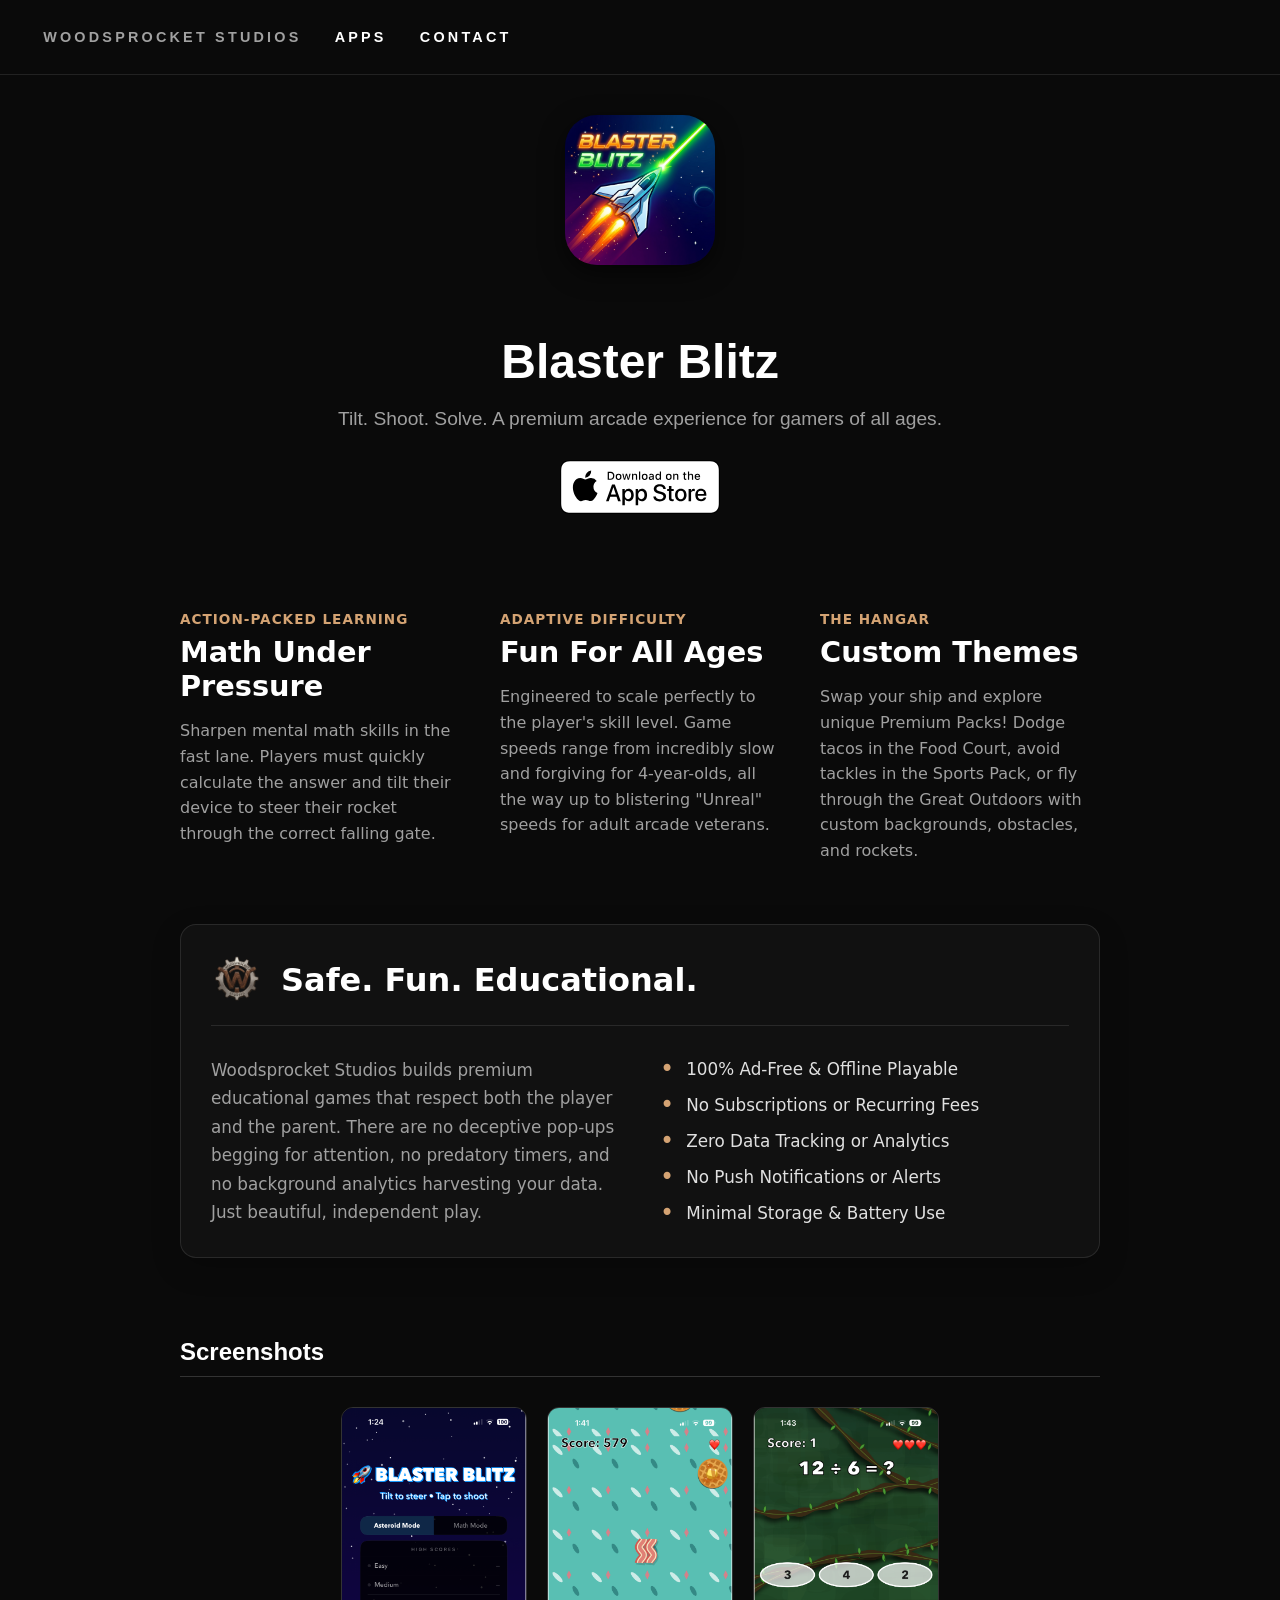
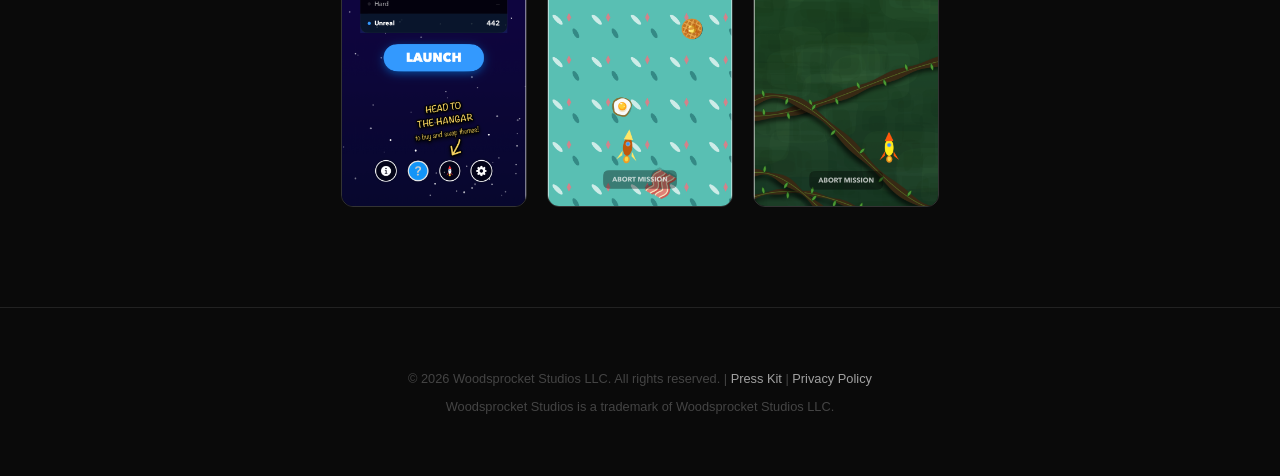
<file: apps/blaster-blitz/index.html>
<!DOCTYPE html>
<html lang="en">
<head>
    <meta charset="UTF-8">
    <meta name="viewport" content="width=device-width, initial-scale=1.0">
    <title>Blaster Blitz - Woodsprocket Studios</title>
    <link rel="canonical" href="https://woodsprocket.com/apps/blaster-blitz/">
    <link rel="stylesheet" href="/style.css">
    <link rel="icon" type="image/png" href="/logo.png">
    
    <meta property="og:type" content="website">
    <meta property="og:url" content="https://woodsprocket.com/apps/blaster-blitz/">
    <meta property="og:title" content="Blaster Blitz | Woodsprocket Studios">
    <meta property="og:description" content="Independent iOS software by Woodsprocket Studios.">
    <meta property="og:image" content="https://woodsprocket.com/og-image.jpg">

    <meta name="twitter:card" content="summary_large_image">
    <meta name="twitter:url" content="https://woodsprocket.com/apps/blaster-blitz/">
    <meta name="twitter:title" content="Blaster Blitz | Woodsprocket Studios">
    <meta name="twitter:description" content="Independent iOS software by Woodsprocket Studios.">
    <meta name="twitter:image" content="https://woodsprocket.com/og-image.jpg">
    
    <meta name="apple-itunes-app" content="app-id=6775595443">
</head>
<body>

    <nav id="global-nav"></nav>

    <main style="padding-top: 40px; padding-bottom: 80px;">
        <section style="max-width: 800px; margin: 0 auto; text-align: center; padding: 0 20px;">
            <img src="/apps/assets/blaster_blitz_icon.png" alt="Blaster Blitz App Icon" style="width: 150px; border-radius: 32px; box-shadow: 0 8px 24px rgba(0,0,0,0.6); margin-bottom: 25px;">
            <h1 style="font-size: 3rem; margin-bottom: 10px;">Blaster Blitz</h1>
            <p style="font-size: 1.2rem; color: #a0a0a0; margin-bottom: 30px;">Tilt. Shoot. Solve. A premium arcade experience for gamers of all ages.</p>
            
            <a href="https://apps.apple.com/us/app/blaster-blitz/id6775595443" target="_blank" rel="noopener noreferrer" style="display: inline-block;">
                <img src="/apps/assets/app_store_badge.svg" alt="Download on the App Store" style="width: 160px; transition: opacity 0.2s ease;" onmouseover="this.style.opacity='0.8'" onmouseout="this.style.opacity='1'">
            </a>
        </section>

        <section style="max-width: 1000px; margin: 80px auto; padding: 0 20px; font-family: system-ui, -apple-system, sans-serif;">

            <div style="display: grid; grid-template-columns: repeat(auto-fit, minmax(280px, 1fr)); gap: 40px; padding-bottom: 60px;">
                
                <div style="text-align: left;">
                    <h3 style="color: #d4a373; font-size: 0.85rem; text-transform: uppercase; letter-spacing: 1px; margin-bottom: 8px;">Action-Packed Learning</h3>
                    <h2 style="font-size: 1.8rem; margin-top: 0; margin-bottom: 15px; color: #ffffff;">Math Under Pressure</h2>
                    <p style="color: #a0a0a0; line-height: 1.6; font-size: 1rem; margin: 0;">Sharpen mental math skills in the fast lane. Players must quickly calculate the answer and tilt their device to steer their rocket through the correct falling gate.</p>
                </div>

                <div style="text-align: left;">
                    <h3 style="color: #d4a373; font-size: 0.85rem; text-transform: uppercase; letter-spacing: 1px; margin-bottom: 8px;">Adaptive Difficulty</h3>
                    <h2 style="font-size: 1.8rem; margin-top: 0; margin-bottom: 15px; color: #ffffff;">Fun For All Ages</h2>
                    <p style="color: #a0a0a0; line-height: 1.6; font-size: 1rem; margin: 0;">Engineered to scale perfectly to the player's skill level. Game speeds range from incredibly slow and forgiving for 4-year-olds, all the way up to blistering "Unreal" speeds for adult arcade veterans.</p>
                </div>

                <div style="text-align: left;">
                    <h3 style="color: #d4a373; font-size: 0.85rem; text-transform: uppercase; letter-spacing: 1px; margin-bottom: 8px;">The Hangar</h3>
                    <h2 style="font-size: 1.8rem; margin-top: 0; margin-bottom: 15px; color: #ffffff;">Custom Themes</h2>
                    <p style="color: #a0a0a0; line-height: 1.6; font-size: 1rem; margin: 0;">Swap your ship and explore unique Premium Packs! Dodge tacos in the Food Court, avoid tackles in the Sports Pack, or fly through the Great Outdoors with custom backgrounds, obstacles, and rockets.</p>
                </div>

            </div>

            <div id="global-pledge"></div>

        </section>

        <section style="max-width: 1000px; margin: 0 auto; padding: 0 20px; text-align: center;">
            <h2 style="border-bottom: 1px solid #333; padding-bottom: 10px; margin-bottom: 30px; text-align: left;">Screenshots</h2>
            <div style="display: flex; gap: 20px; overflow-x: auto; padding-bottom: 20px; justify-content: center;">
                <img src="/apps/assets/blasterblitz_screen1.jpg" alt="Gameplay Screen 1" style="height: 400px; border-radius: 12px; border: 1px solid #333;">
                <img src="/apps/assets/blasterblitz_screen2.jpg" alt="Gameplay Screen 2" style="height: 400px; border-radius: 12px; border: 1px solid #333;">
                <img src="/apps/assets/blasterblitz_screen3.jpg" alt="Gameplay Screen 3" style="height: 400px; border-radius: 12px; border: 1px solid #333;">
            </div>
        </section>

    </main>

    <footer id="global-footer"></footer>

    <script>
        // Fetch Navigation
        fetch('/nav.html')
            .then(response => response.text())
            .then(data => {
                document.getElementById('global-nav').innerHTML = data;
            })
            .catch(() => {
                document.getElementById('global-nav').innerHTML =
                    '<div class="nav-container"><a href="/" class="brand-name">WOODSPROCKET STUDIOS</a></div>';
            });

        // Fetch Safe Play Pledge
        fetch('/pledge.html')
            .then(response => response.text())
            .then(data => {
                let pledgeContainer = document.getElementById('global-pledge');
                if (pledgeContainer) {
                    pledgeContainer.innerHTML = data;
                }
            })
            .catch(() => console.error('Pledge failed to load.'));

        // Fetch Footer
        fetch('/footer.html')
            .then(response => response.text())
            .then(data => {
                document.getElementById('global-footer').innerHTML = data;
            })
            .catch(() => {
                document.getElementById('global-footer').innerHTML =
                    '<div class="footer-container"><p>&copy; 2026 Woodsprocket Studios LLC. All rights reserved.</p></div>';
            });
    </script>
</body>
</html>
</file>
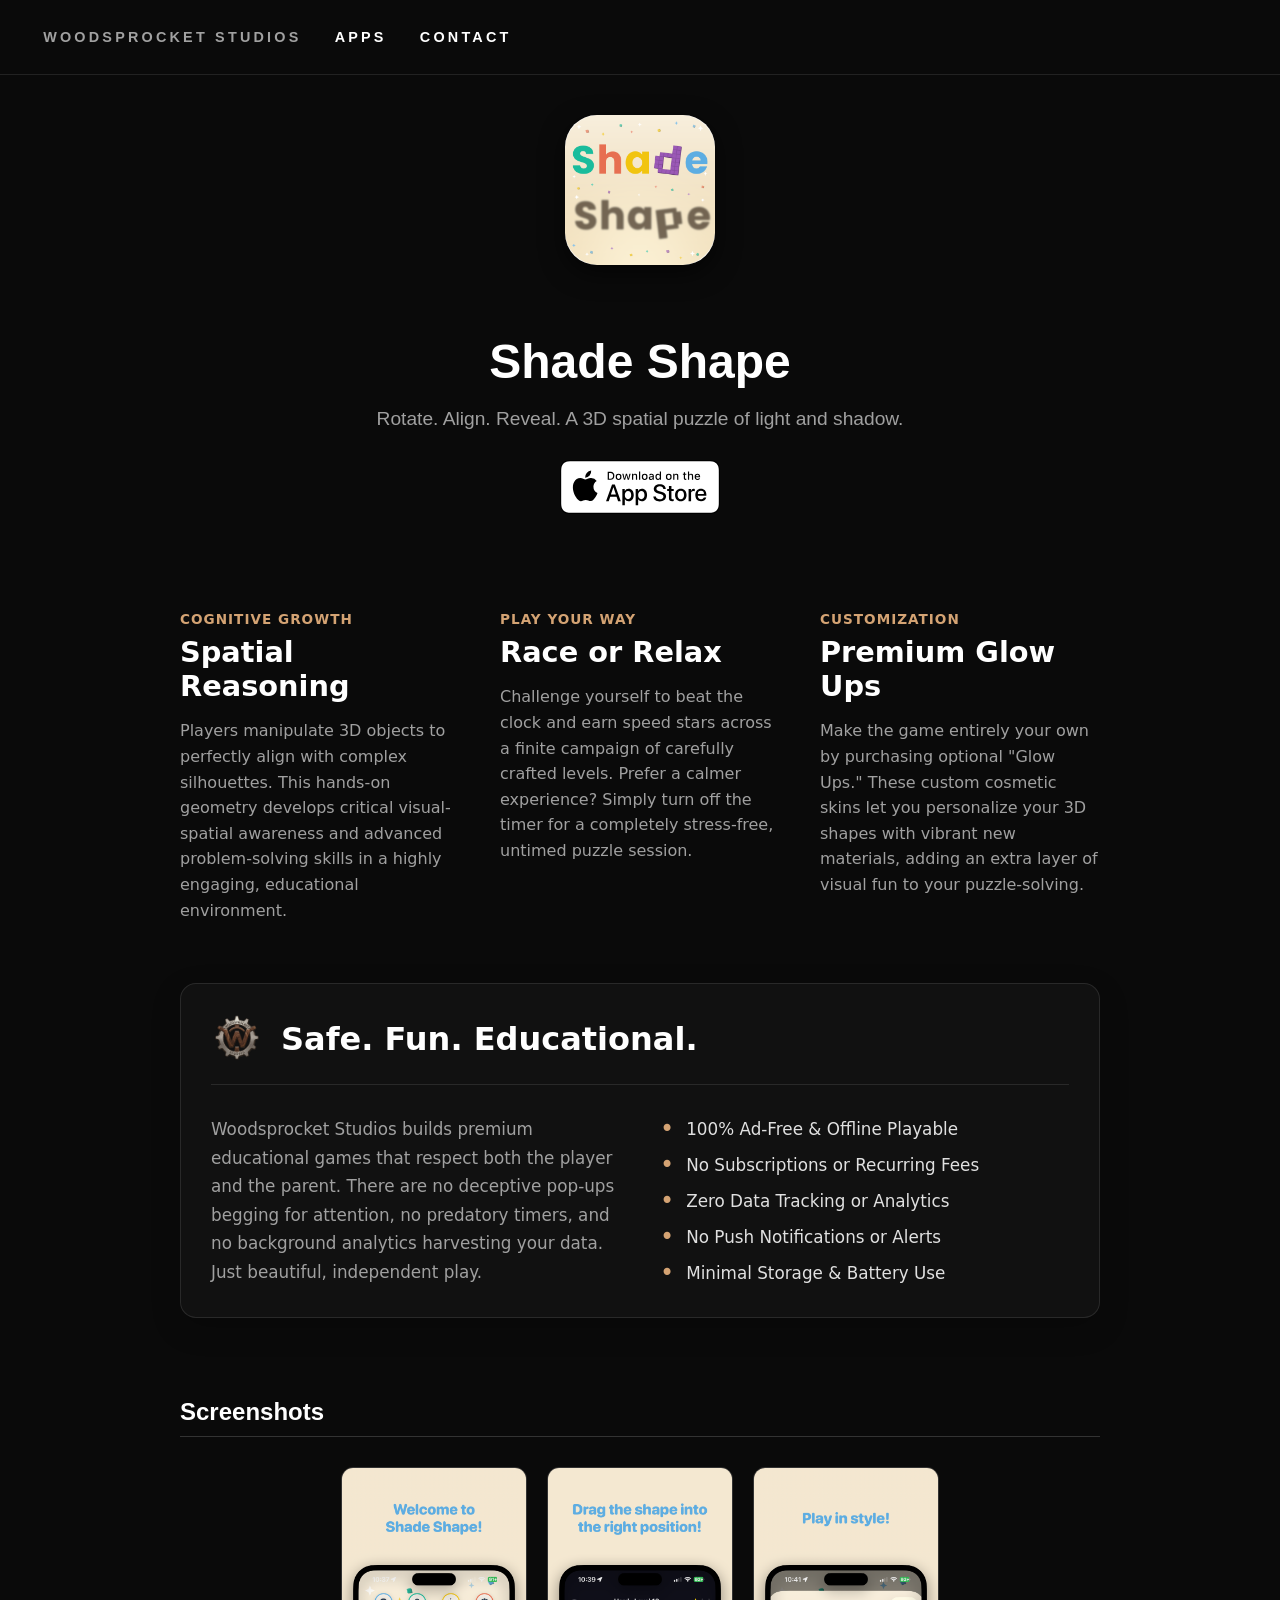
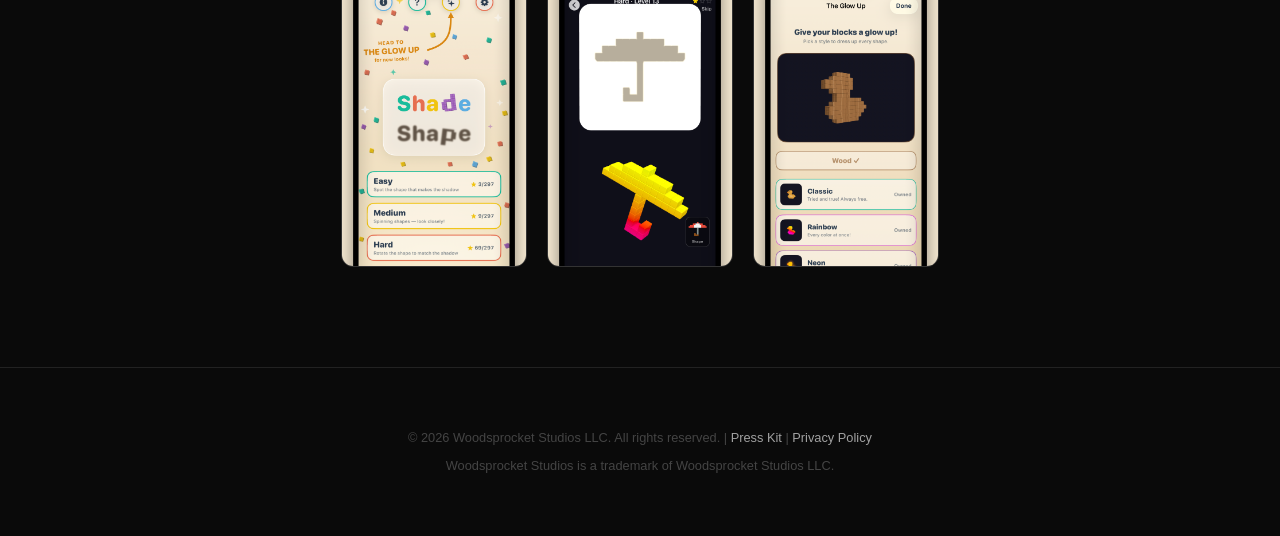
<file: apps/shade-shape/index.html>
<!DOCTYPE html>
<html lang="en">
<head>
    <meta charset="UTF-8">
    <meta name="viewport" content="width=device-width, initial-scale=1.0">
    <title>Shade Shape - Woodsprocket Studios</title>
    <link rel="canonical" href="https://woodsprocket.com/apps/shade-shape/">
    <link rel="stylesheet" href="/style.css">
    <link rel="icon" type="image/png" href="/logo.png">
    
    <meta property="og:type" content="website">
    <meta property="og:url" content="https://woodsprocket.com/apps/shade-shape/">
    <meta property="og:title" content="Shade Shape | Woodsprocket Studios">
    <meta property="og:description" content="Rotate. Align. Reveal. A 3D spatial puzzle of light and shadow.">
    <meta property="og:image" content="https://woodsprocket.com/og-image.jpg">

    <meta name="twitter:card" content="summary_large_image">
    <meta name="twitter:url" content="https://woodsprocket.com/apps/shade-shape/">
    <meta name="twitter:title" content="Shade Shape | Woodsprocket Studios">
    <meta name="twitter:description" content="Rotate. Align. Reveal. A 3D spatial puzzle of light and shadow.">
    <meta name="twitter:image" content="https://woodsprocket.com/og-image.jpg">
    
    <meta name="apple-itunes-app" content="app-id=6779642542">
</head>
<body>

    <nav id="global-nav"></nav>

    <main style="padding-top: 40px; padding-bottom: 80px;">
        <section style="max-width: 800px; margin: 0 auto; text-align: center; padding: 0 20px;">
            <img src="/apps/assets/shade_shape_icon.png" alt="Shade Shape App Icon" style="width: 150px; border-radius: 32px; box-shadow: 0 8px 24px rgba(0,0,0,0.6); margin-bottom: 25px;">
            <h1 style="font-size: 3rem; margin-bottom: 10px;">Shade Shape</h1>
            <p style="font-size: 1.2rem; color: #a0a0a0; margin-bottom: 30px;">Rotate. Align. Reveal. A 3D spatial puzzle of light and shadow.</p>

            <a href="https://apps.apple.com/us/app/tumble-sort/id6779642542" target="_blank" rel="noopener noreferrer" style="display: inline-block;">
                <img src="/apps/assets/app_store_badge.svg" alt="Download on the App Store" style="width: 160px; transition: opacity 0.2s ease;" onmouseover="this.style.opacity='0.8'" onmouseout="this.style.opacity='1'">
            </a>
        </section>

        <section style="max-width: 1000px; margin: 80px auto; padding: 0 20px; font-family: system-ui, -apple-system, sans-serif;">

            <div style="display: grid; grid-template-columns: repeat(auto-fit, minmax(280px, 1fr)); gap: 40px; padding-bottom: 60px;">
    
    <div style="text-align: left;">
        <h3 style="color: #d4a373; font-size: 0.85rem; text-transform: uppercase; letter-spacing: 1px; margin-bottom: 8px;">Cognitive Growth</h3>
        <h2 style="font-size: 1.8rem; margin-top: 0; margin-bottom: 15px; color: #ffffff;">Spatial Reasoning</h2>
        <p style="color: #a0a0a0; line-height: 1.6; font-size: 1rem; margin: 0;">Players manipulate 3D objects to perfectly align with complex silhouettes. This hands-on geometry develops critical visual-spatial awareness and advanced problem-solving skills in a highly engaging, educational environment.</p>
    </div>

    <div style="text-align: left;">
        <h3 style="color: #d4a373; font-size: 0.85rem; text-transform: uppercase; letter-spacing: 1px; margin-bottom: 8px;">Play Your Way</h3>
        <h2 style="font-size: 1.8rem; margin-top: 0; margin-bottom: 15px; color: #ffffff;">Race or Relax</h2>
        <p style="color: #a0a0a0; line-height: 1.6; font-size: 1rem; margin: 0;">Challenge yourself to beat the clock and earn speed stars across a finite campaign of carefully crafted levels. Prefer a calmer experience? Simply turn off the timer for a completely stress-free, untimed puzzle session.</p>
    </div>

    <div style="text-align: left;">
        <h3 style="color: #d4a373; font-size: 0.85rem; text-transform: uppercase; letter-spacing: 1px; margin-bottom: 8px;">Customization</h3>
        <h2 style="font-size: 1.8rem; margin-top: 0; margin-bottom: 15px; color: #ffffff;">Premium Glow Ups</h2>
        <p style="color: #a0a0a0; line-height: 1.6; font-size: 1rem; margin: 0;">Make the game entirely your own by purchasing optional "Glow Ups." These custom cosmetic skins let you personalize your 3D shapes with vibrant new materials, adding an extra layer of visual fun to your puzzle-solving.</p>
    </div>

</div>

            <div id="global-pledge"></div>

        </section>

        <section style="max-width: 1000px; margin: 0 auto; padding: 0 20px; text-align: center;">
            <h2 style="border-bottom: 1px solid #333; padding-bottom: 10px; margin-bottom: 30px; text-align: left;">Screenshots</h2>
            <div style="display: flex; gap: 20px; overflow-x: auto; padding-bottom: 20px; justify-content: center;">
                <img src="/apps/assets/shadeshape_screen1.png" alt="Gameplay Screen 1" style="height: 400px; border-radius: 12px; border: 1px solid #333;">
                <img src="/apps/assets/shadeshape_screen2.png" alt="Gameplay Screen 2" style="height: 400px; border-radius: 12px; border: 1px solid #333;">
                <img src="/apps/assets/shadeshape_screen3.png" alt="Gameplay Screen 3" style="height: 400px; border-radius: 12px; border: 1px solid #333;">
            </div>
        </section>

    </main>

    <footer id="global-footer"></footer>

    <script>
        // Fetch Navigation
        fetch('/nav.html')
            .then(response => response.text())
            .then(data => {
                document.getElementById('global-nav').innerHTML = data;
            })
            .catch(() => {
                document.getElementById('global-nav').innerHTML =
                    '<div class="nav-container"><a href="/" class="brand-name">WOODSPROCKET STUDIOS</a></div>';
            });

        // Fetch Safe Play Pledge
        fetch('/pledge.html')
            .then(response => response.text())
            .then(data => {
                let pledgeContainer = document.getElementById('global-pledge');
                if (pledgeContainer) {
                    pledgeContainer.innerHTML = data;
                }
            })
            .catch(() => console.error('Pledge failed to load.'));

        // Fetch Footer
        fetch('/footer.html')
            .then(response => response.text())
            .then(data => {
                document.getElementById('global-footer').innerHTML = data;
            })
            .catch(() => {
                document.getElementById('global-footer').innerHTML =
                    '<div class="footer-container"><p>&copy; 2026 Woodsprocket Studios LLC. All rights reserved.</p></div>';
            });
    </script>
</body>
</html>
</file>
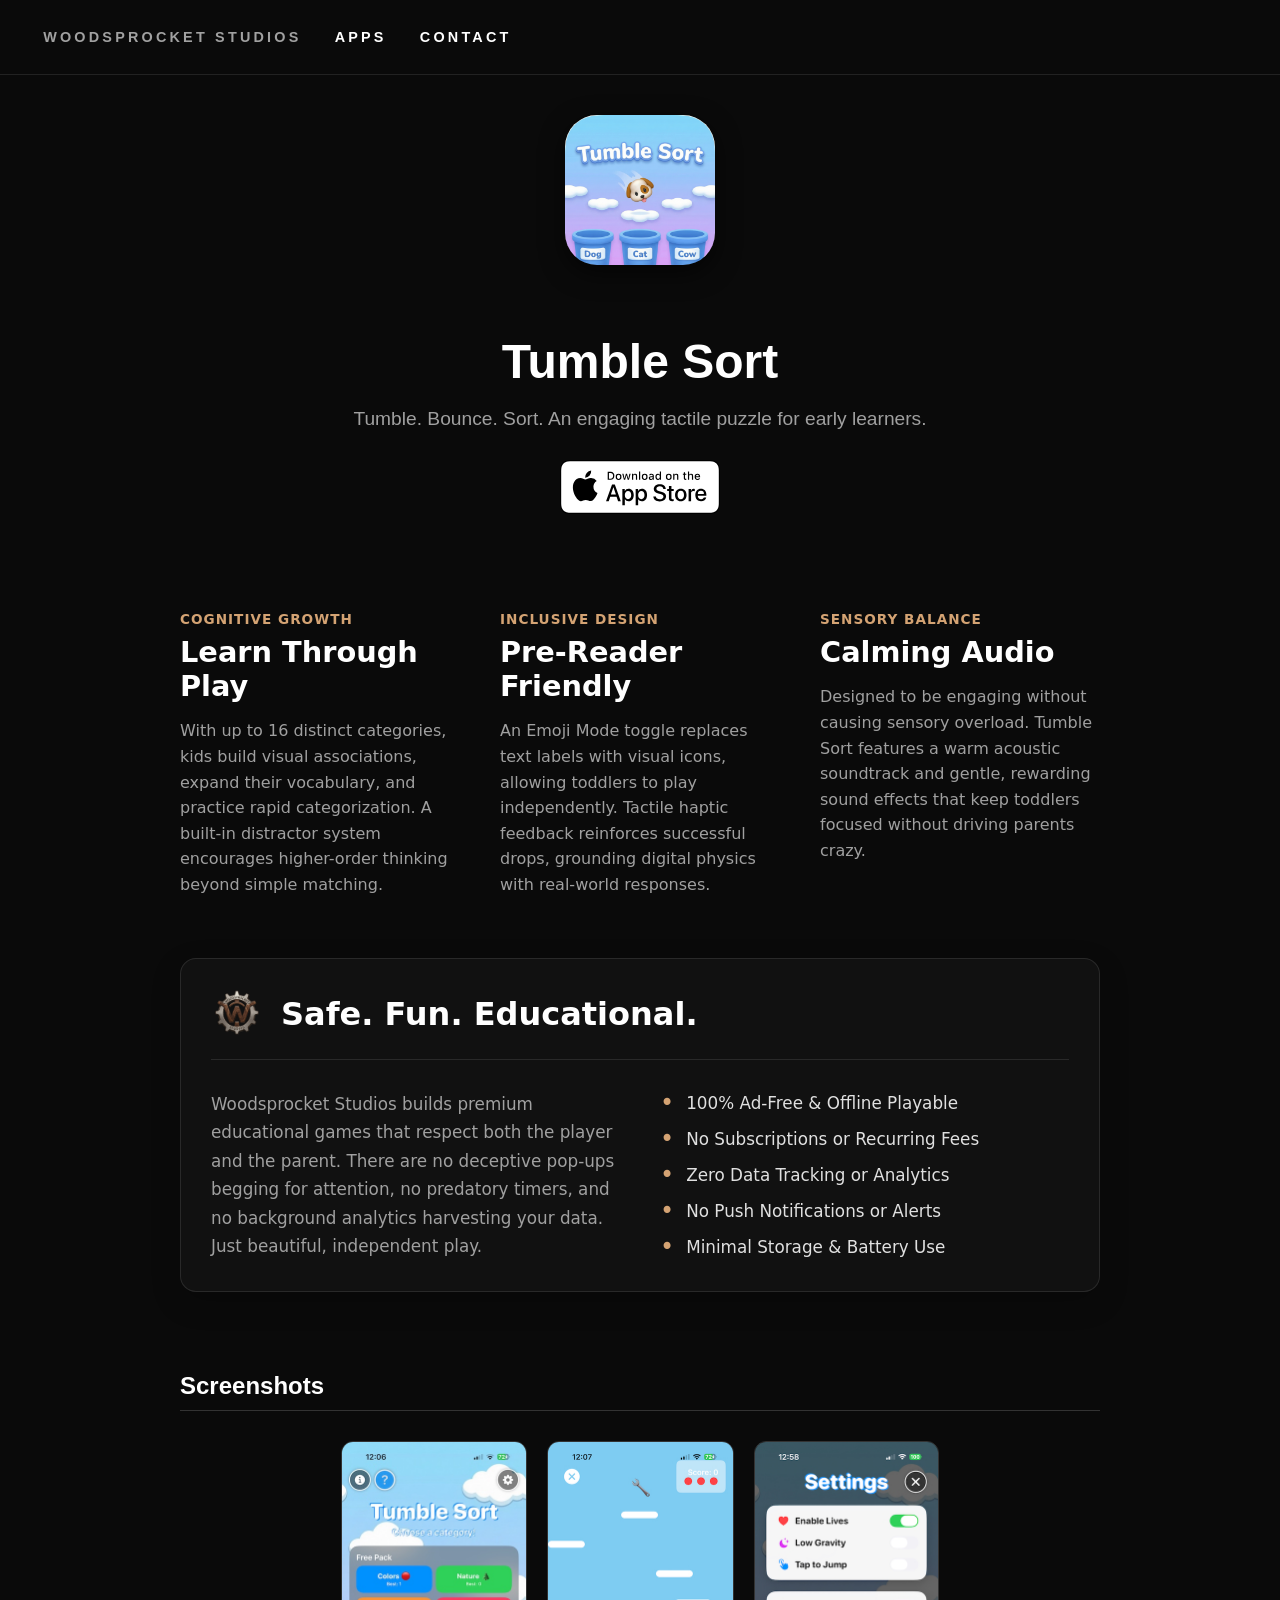
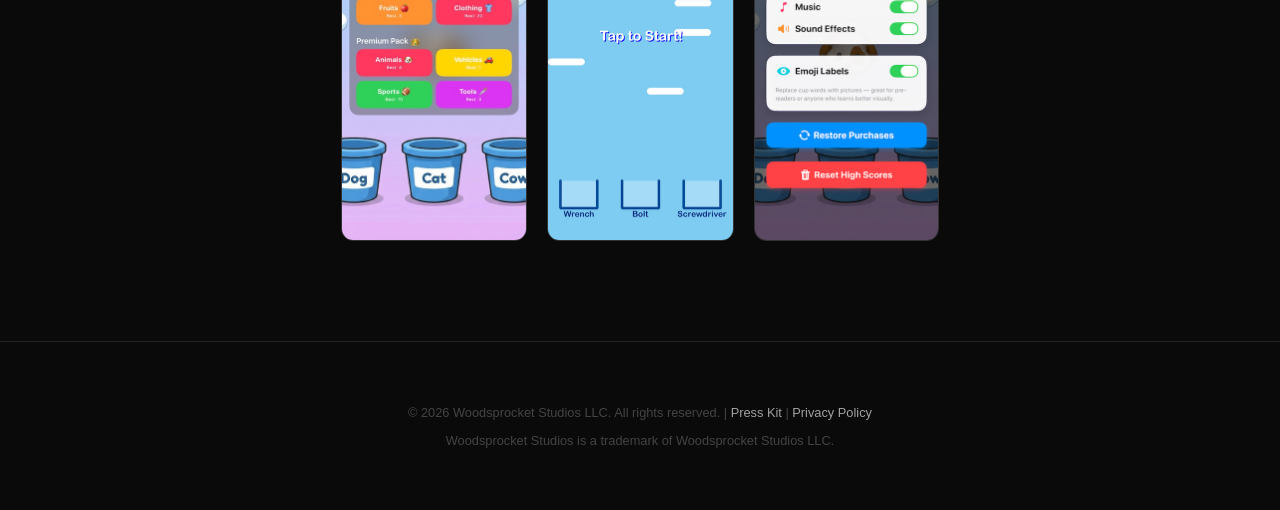
<file: apps/tumble-sort/index.html>
<!DOCTYPE html>
<html lang="en">
<head>
    <meta charset="UTF-8">
    <meta name="viewport" content="width=device-width, initial-scale=1.0">
    <title>Tumble Sort - Woodsprocket Studios</title>
    <link rel="canonical" href="https://woodsprocket.com/apps/tumble-sort/">
    <link rel="stylesheet" href="/style.css">
    <link rel="icon" type="image/png" href="/logo.png">
    
    <meta property="og:type" content="website">
    <meta property="og:url" content="https://woodsprocket.com/apps/tumble-sort/">
    <meta property="og:title" content="Tumble Sort | Woodsprocket Studios">
    <meta property="og:description" content="100% ad-free game for kids.">
    <meta property="og:image" content="https://woodsprocket.com/og-image.jpg">

    <meta name="twitter:card" content="summary_large_image">
    <meta name="twitter:url" content="https://woodsprocket.com/apps/tumble-sort/">
    <meta name="twitter:title" content="Tumble Sort | Woodsprocket Studios">
    <meta name="twitter:description" content="100% ad-free game for kids.">
    <meta name="twitter:image" content="https://woodsprocket.com/og-image.jpg">
    
    <meta name="apple-itunes-app" content="app-id=6770652096">
</head>
<body>

    <nav id="global-nav"></nav>

    <main style="padding-top: 40px; padding-bottom: 80px;">
        <section style="max-width: 800px; margin: 0 auto; text-align: center; padding: 0 20px;">
            <img src="/apps/assets/tumble_sort_icon.png" alt="Tumble Sort App Icon" style="width: 150px; border-radius: 32px; box-shadow: 0 8px 24px rgba(0,0,0,0.6); margin-bottom: 25px;">
            <h1 style="font-size: 3rem; margin-bottom: 10px;">Tumble Sort</h1>
            <p style="font-size: 1.2rem; color: #a0a0a0; margin-bottom: 30px;">Tumble. Bounce. Sort. An engaging tactile puzzle for early learners.</p>
            
            <a href="https://apps.apple.com/us/app/tumble-sort/id6770652096" target="_blank" rel="noopener noreferrer" style="display: inline-block;">
                <img src="/apps/assets/app_store_badge.svg" alt="Download on the App Store" style="width: 160px; transition: opacity 0.2s ease;" onmouseover="this.style.opacity='0.8'" onmouseout="this.style.opacity='1'">
            </a>
        </section>

        <section style="max-width: 1000px; margin: 80px auto; padding: 0 20px; font-family: system-ui, -apple-system, sans-serif;">

            <div style="display: grid; grid-template-columns: repeat(auto-fit, minmax(280px, 1fr)); gap: 40px; padding-bottom: 60px;">
                
                <div style="text-align: left;">
                    <h3 style="color: #d4a373; font-size: 0.85rem; text-transform: uppercase; letter-spacing: 1px; margin-bottom: 8px;">Cognitive Growth</h3>
                    <h2 style="font-size: 1.8rem; margin-top: 0; margin-bottom: 15px; color: #ffffff;">Learn Through Play</h2>
                    <p style="color: #a0a0a0; line-height: 1.6; font-size: 1rem; margin: 0;">With up to 16 distinct categories, kids build visual associations, expand their vocabulary, and practice rapid categorization. A built-in distractor system encourages higher-order thinking beyond simple matching.</p>
                </div>

                <div style="text-align: left;">
                    <h3 style="color: #d4a373; font-size: 0.85rem; text-transform: uppercase; letter-spacing: 1px; margin-bottom: 8px;">Inclusive Design</h3>
                    <h2 style="font-size: 1.8rem; margin-top: 0; margin-bottom: 15px; color: #ffffff;">Pre-Reader Friendly</h2>
                    <p style="color: #a0a0a0; line-height: 1.6; font-size: 1rem; margin: 0;">An Emoji Mode toggle replaces text labels with visual icons, allowing toddlers to play independently. Tactile haptic feedback reinforces successful drops, grounding digital physics with real-world responses.</p>
                </div>

                <div style="text-align: left;">
                    <h3 style="color: #d4a373; font-size: 0.85rem; text-transform: uppercase; letter-spacing: 1px; margin-bottom: 8px;">Sensory Balance</h3>
                    <h2 style="font-size: 1.8rem; margin-top: 0; margin-bottom: 15px; color: #ffffff;">Calming Audio</h2>
                    <p style="color: #a0a0a0; line-height: 1.6; font-size: 1rem; margin: 0;">Designed to be engaging without causing sensory overload. Tumble Sort features a warm acoustic soundtrack and gentle, rewarding sound effects that keep toddlers focused without driving parents crazy.</p>
                </div>

            </div>

            <div id="global-pledge"></div>

        </section>

        <section style="max-width: 1000px; margin: 0 auto; padding: 0 20px; text-align: center;">
            <h2 style="border-bottom: 1px solid #333; padding-bottom: 10px; margin-bottom: 30px; text-align: left;">Screenshots</h2>
            <div style="display: flex; gap: 20px; overflow-x: auto; padding-bottom: 20px; justify-content: center;">
                <img src="/apps/assets/tumblesort_screen1.jpg" alt="Gameplay Screen 1" style="height: 400px; border-radius: 12px; border: 1px solid #333;">
                <img src="/apps/assets/tumblesort_screen2.jpg" alt="Gameplay Screen 2" style="height: 400px; border-radius: 12px; border: 1px solid #333;">
                <img src="/apps/assets/tumblesort_screen3.jpg" alt="Gameplay Screen 3" style="height: 400px; border-radius: 12px; border: 1px solid #333;">
            </div>
        </section>

    </main>

    <footer id="global-footer"></footer>

    <script>
        // Fetch Navigation
        fetch('/nav.html')
            .then(response => response.text())
            .then(data => {
                document.getElementById('global-nav').innerHTML = data;
            })
            .catch(() => {
                document.getElementById('global-nav').innerHTML =
                    '<div class="nav-container"><a href="/" class="brand-name">WOODSPROCKET STUDIOS</a></div>';
            });

        // Fetch Safe Play Pledge
        fetch('/pledge.html')
            .then(response => response.text())
            .then(data => {
                let pledgeContainer = document.getElementById('global-pledge');
                if (pledgeContainer) {
                    pledgeContainer.innerHTML = data;
                }
            })
            .catch(() => console.error('Pledge failed to load.'));

        // Fetch Footer
        fetch('/footer.html')
            .then(response => response.text())
            .then(data => {
                document.getElementById('global-footer').innerHTML = data;
            })
            .catch(() => {
                document.getElementById('global-footer').innerHTML =
                    '<div class="footer-container"><p>&copy; 2026 Woodsprocket Studios LLC. All rights reserved.</p></div>';
            });
    </script>
</body>
</html>
</file>
<file: style.css>
:root {
    --bg: #0a0a0a;
    --text-primary: #ffffff;
    --text-secondary: #a1a1a1;
    --accent: #d4a373;
    --border: #222222;
}

* { box-sizing: border-box; }

body {
    background-color: var(--bg);
    color: var(--text-primary);
    font-family: 'Inter', sans-serif;
    margin: 0;
    -webkit-font-smoothing: antialiased;
}

a {
    color: var(--text-secondary);
    text-decoration: none;
}

a:hover {
    opacity: 0.7;
}

/* NAVIGATION */
nav {
    padding: 30px 0;
    border-bottom: 1px solid var(--border);
    width: 100%;
}

.nav-container {
    width: 100%;
    padding: 0 40px;
    display: flex;
    justify-content: flex-start;
    align-items: center;
}

.brand-name {
    display: inline-block;
    white-space: nowrap;
    letter-spacing: 0.2rem;
    font-weight: 600;
    font-size: 0.9rem;
    color: var(--text-secondary);
    text-transform: uppercase;
    text-decoration: none;
    width: auto;
    line-height: 1;
    padding-left: 0.2rem;
}

.brand-name:hover {
    opacity: 0.7;
}

/* MAIN CONTENT */
main {
    max-width: 1000px;
    margin: 0 auto;
    padding: 0 20px;
}

.hero {
    padding: 100px 0;
    display: flex;
    align-items: center;
    gap: 60px;
}

.main-logo { width: 280px; height: auto; }

.app-icon {
    width: 100px;
    height: 100px;
    border-radius: 22px;
    object-fit: cover;
    margin-bottom: 20px;
    box-shadow: 0 4px 12px rgba(0,0,0,0.5);
    transition: transform 0.2s ease;
}

.app-icon:hover {
    transform: scale(1.05);
}

.hero-content h1 {
    font-size: 2.5rem;
    font-weight: 600;
    margin: 0 0 20px 0;
}

.hero-content p {
    color: var(--text-secondary);
    font-size: 1.1rem;
    line-height: 1.6;
}

.divider { height: 1px; background: var(--border); width: 100%; }

/* DETAILS GRID */
.details-grid {
    display: flex;
    justify-content: center;
    gap: 80px;
    padding: 80px 0;
    flex-wrap: wrap;
}

.detail-item {
    flex: 1;
    min-width: 250px;
}

.detail-item h3 {
    text-transform: uppercase;
    font-size: 0.75rem;
    color: var(--accent);
    margin-bottom: 10px;
}

.detail-item h2 { font-size: 1.5rem; margin: 0 0 10px 0; }

.detail-item p { color: var(--text-secondary); }

/* PROSE (Privacy Policy and other text-heavy pages) */
.prose h1 {
    font-size: 2rem;
    font-weight: 600;
    margin: 60px 0 10px 0;
}

.prose .subtitle {
    color: var(--text-secondary);
    font-size: 0.9rem;
    margin: 0 0 40px 0;
}

.prose h3 {
    font-size: 1rem;
    font-weight: 600;
    color: var(--text-primary);
    margin: 40px 0 10px 0;
    text-transform: none;
}

.prose p {
    color: var(--text-secondary);
    font-size: 1rem;
    line-height: 1.7;
    margin: 0 0 16px 0;
}

.prose section {
    border-bottom: 1px solid var(--border);
    padding-bottom: 10px;
}

/* WOODSPROCKET WEBFORM */
.ws-form {
    display: flex;
    flex-direction: column;
    gap: 20px;
    text-align: left;
}

.ws-form input,
.ws-form select,
.ws-form textarea {
    width: 100%;
    padding: 16px;
    background-color: #1a1a1a; 
    border: 1px solid #333;
    border-radius: 12px; 
    color: #ffffff;
    font-family: inherit;
    font-size: 16px;
    transition: border-color 0.3s ease;
}

.ws-form input:focus,
.ws-form select:focus,
.ws-form textarea:focus {
    outline: none;
    border-color: var(--accent); 
}

.ws-form ::placeholder {
    color: #666;
}

.submit-btn {
    background-color: #ffffff;
    color: #000000;
    padding: 16px 32px;
    border: none;
    border-radius: 12px;
    font-weight: bold;
    font-size: 16px;
    cursor: pointer;
    transition: transform 0.2s ease, background-color 0.2s ease;
    margin-top: 10px;
}

.submit-btn:hover {
    background-color: #e6e6e6;
    transform: translateY(-2px);
}

nav a {
    margin-left: 30px; 
}

nav a:first-child {
    margin-left: 0;
}

/* FOOTER */
footer {
    border-top: 1px solid var(--border);
    padding: 50px;
    text-align: center;
}

.footer-container p { font-size: 0.8rem; color: #444; }

/* MOBILE */
@media (max-width: 768px) {
    .hero { flex-direction: column; text-align: center; }
    .details-grid { gap: 40px; padding: 40px 0; }
    
    .brand-name { 
        font-size: 0.75rem;
        width: 100%;
        text-align: center;
        padding-left: 0.2rem; 
    }
    
    .nav-container { 
        padding: 0 20px; 
        flex-direction: column; 
        gap: 15px; 
    }
    
    nav a { margin: 0; }
}
</file>
